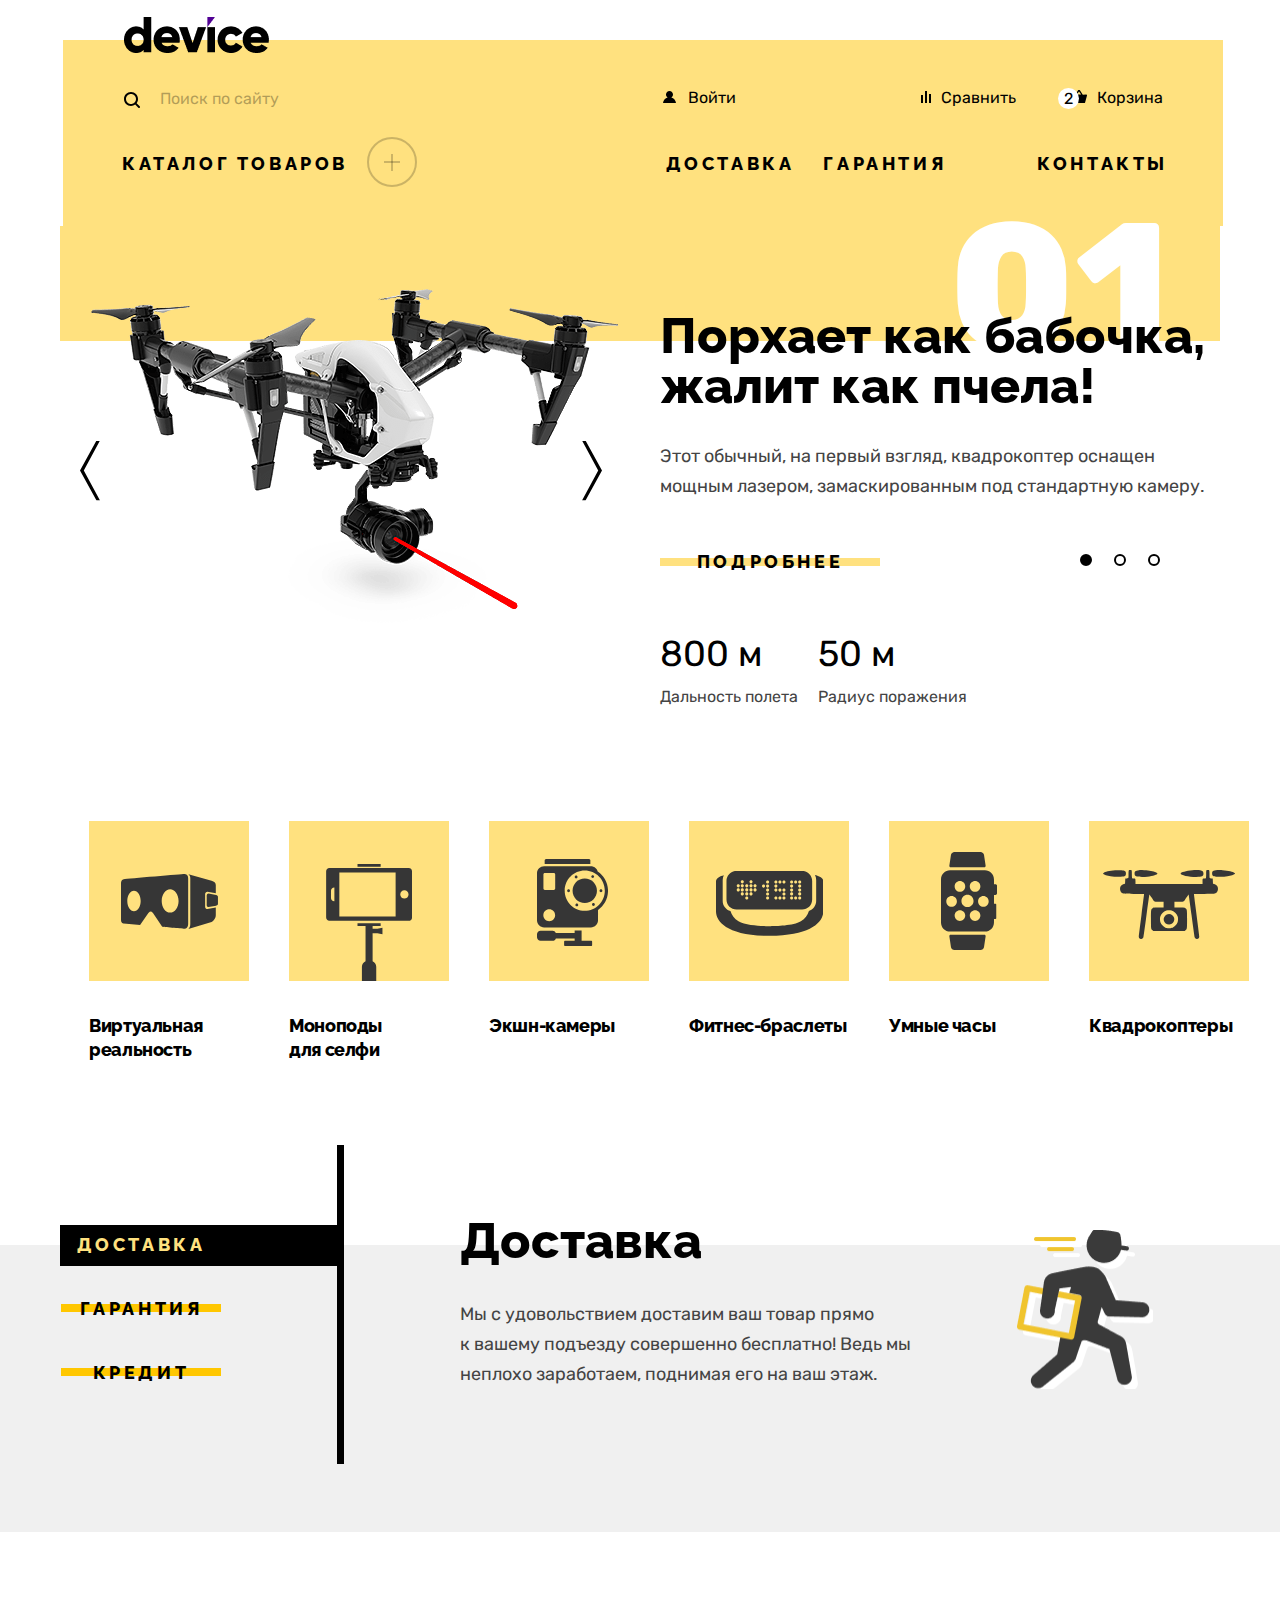
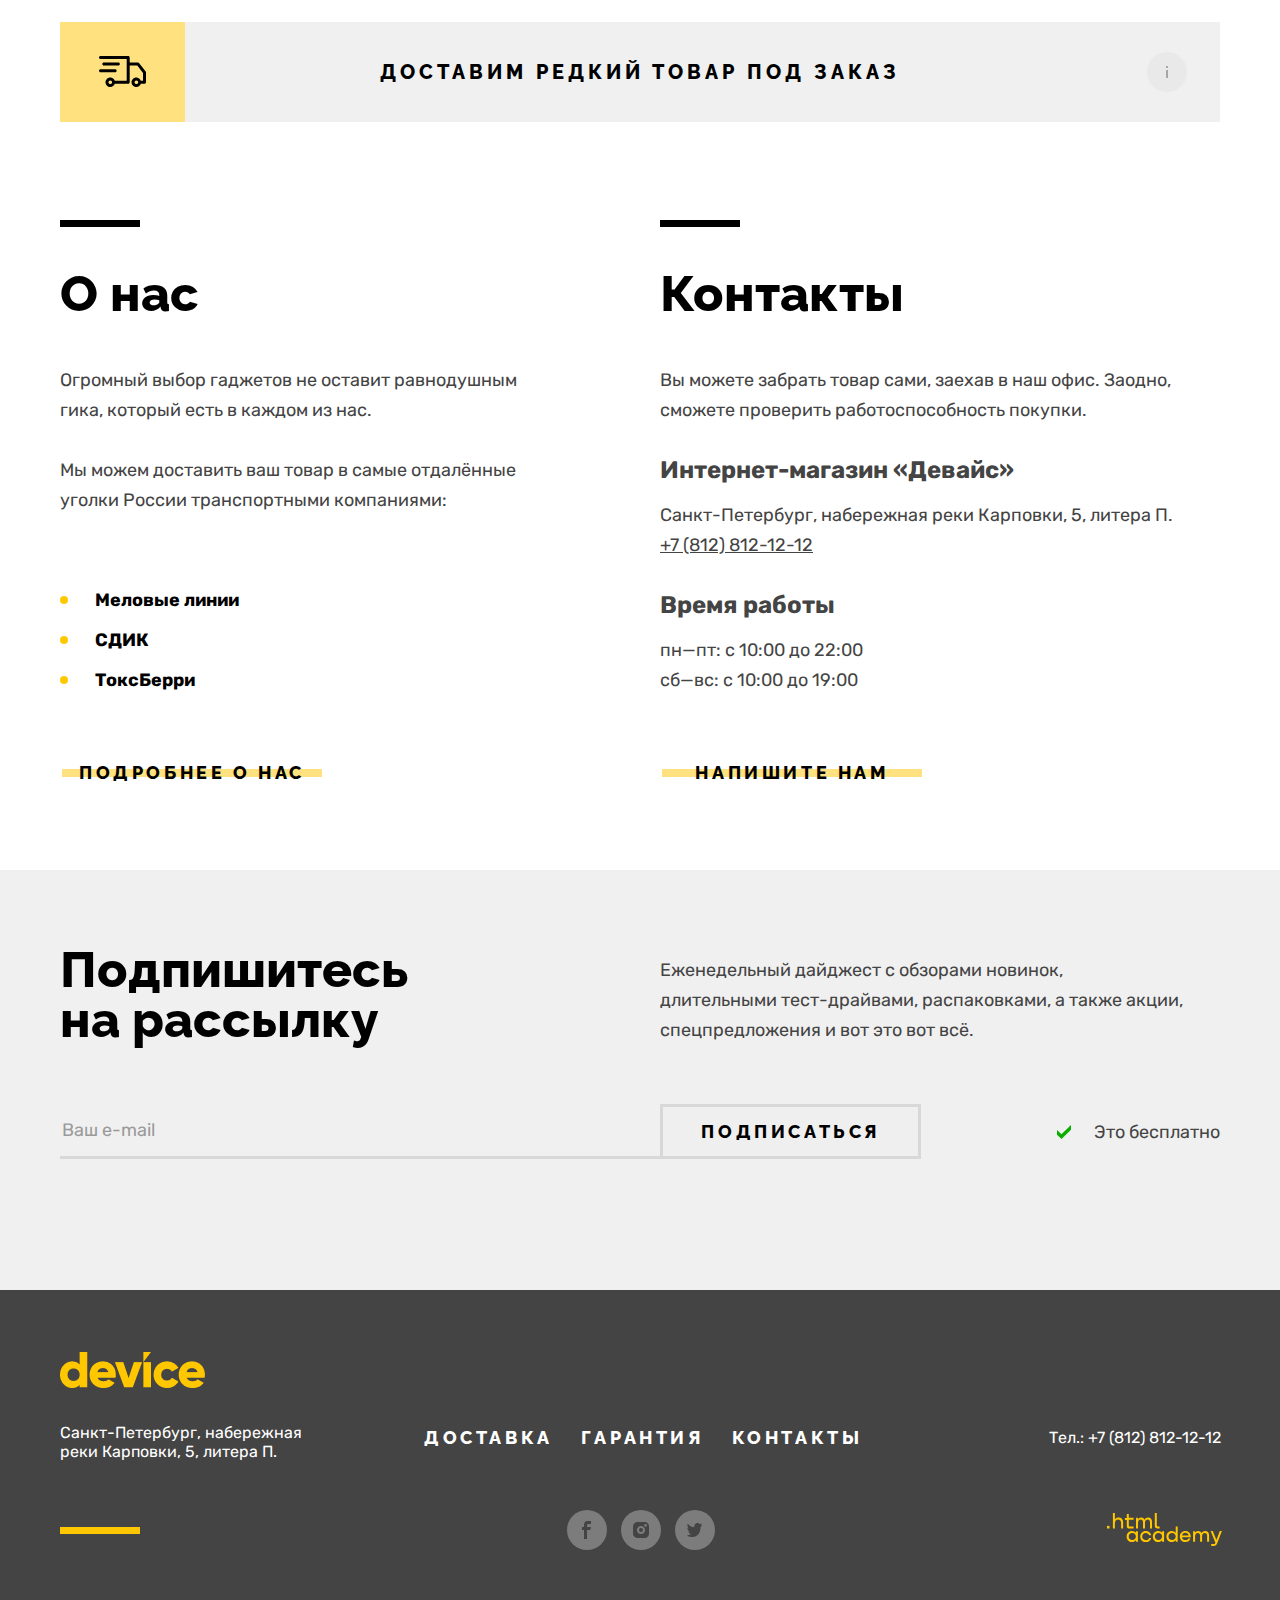
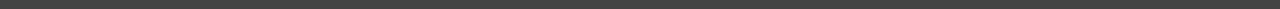
<file: index.html>
<!DOCTYPE html>
<html lang="ru">

<head>
  <meta charset="UTF-8">
  <meta http-equiv="X-UA-Compatible" content="IE=edge">
  <meta name="viewport" content="width=device-width, initial-scale=1.0">
  <title>Заголовок</title>
  <meta name="keywords" content="One, two, three, four, five">
  <link rel="stylesheet" href="css/main.css">
  <link rel="icon" type="image/png" sizes="32x32" href="images/favicon-32x32.png">
</head>

<body class="page">
  <header class="page-header">
    <div class="container bg-yellow page-header__container">
      <a class="page-header__logo logo">
        <img class="logo__img logo__img--header" src="images/logo.png" width="145" height="36" alt="Логотип магазина Device.">
      </a>
      <div class="top-header">
        <form class="top-header__search search" action="https://echo.htmlacademy.ru/" method="get">
          <input class="search-input" placeholder="Поиск по сайту" name="search" type="search" required>
          <button class="search-button" type="submit">Найти</button>
        </form>
        <div class="top-header__links">
          <div class="top-header__links-login">
            <a class="top-link top-link--login" href="#"> Войти</a>
            <a class="top-link top-link--logout"></a>
          </div>
          <div class="top-header__links-cart">
            <a class="top-link top-link--compare" href="#">Сравнить</a>
            <div class="top-header__cart-wrapper cart">
              <a class="top-link top-link--cart" href="#">Корзина<span class="visually-hidden"> Количество товаров в корзине.</span>
                <span class="cart-count">2</span>
              </a>
              <div class="pop-up cart__pop-up">
                <div class="pop-up__list">
                  <p class="pop-up__item">
                    <a class="pop-up__link" href="#">
                      <img class="pop-up__item-img" src="images/content/thubnails/selfi-small.jpg" width="41" height="43" alt="Любительская селфи-палка.">Любительская
                      <br> селфи-палка</a>
                    <button class="pop-up__delete" type="button">
                      <span class="visually-hidden">Удалить из карзины</span>
                    </button>
                  </p>
                  <p class="pop-up__item">
                    <a class="pop-up__link" href="#">
                      <img class="pop-up__item-img" src="images/content/thubnails/selfi-2-small.jpg" width="41" height="43" alt="Любительская селфи-палка.">Профессиональная
                      <br> селфи-палка</a>
                    <button class="pop-up__delete" type="button">
                      <span class="visually-hidden">Удалить из карзины</span>
                    </button>
                  </p>
                </div>
                <div class="pop-up__sum">
                  <p>Товаров:<span class="pop-up__sum-count"> 2</span>
                  </p>
                  <p>Сумма:<span class="pop-up__sum-price"> 2000 &#8381;</span>
                  </p>
                </div>
                <a class="pop-up__button-link" href="#">Открыть корзину</a>
              </div>
            </div>
          </div>
        </div>
      </div>
      <nav class="main-nav page-header__navigation">
        <ul class="main-nav__list">
          <li class="main-nav__item nav-dropdown">
            <a class="main-nav__link" href="#">Каталог товаров</a>
            <div class="nav-dropdown__list">
              <div class="nav-dropdown__col">
                <a class="nav-dropdown__link" href="#">Виртуальная реальность</a>
                <a class="nav-dropdown__link" href="monopods.html">Моноподы для селфи</a>
                <a class="nav-dropdown__link" href="#">Экшн-камеры</a>
              </div>
              <div class="nav-dropdown__col">
                <a class="nav-dropdown__link" href="#">Фитнес-браслеты</a>
                <a class="nav-dropdown__link" href="#">Умные часы</a>
              </div>
              <div class="nav-dropdown__col">
                <a class="nav-dropdown__link" href="#">Квадрокоптеры</a>
              </div>
            </div>
          </li>
          <li class="main-nav__item">
            <a class="main-nav__link" href="# ">Доставка</a>
          </li>
          <li class="main-nav__item">
            <a class="main-nav__link" href="# ">Гарантия</a>
          </li>
          <li class="main-nav__item">
            <a class="main-nav__link" href="# ">Контакты</a>
          </li>
        </ul>
      </nav>
    </div>
  </header>
  <main class="page-main">
    <h1 class="visually-hidden">Интернет-магазин Device</h1>
    <section class="slider page-slider">
      <div class="container">
        <h2 class="visually-hidden">Популярные товары</h2>
        <div class="slider__buttons">
          <button class="arrow arrow--left" type="button">
            <span class="visually-hidden">Предыдущий товар.</span>
          </button>
          <button class="arrow arrow--right" type="button">
            <span class="visually-hidden">Следующий товар.</span>
          </button>
        </div>
        <div class="slider__dots">
          <button class="dot dot--active" type="button">
            <span class="visually-hidden">Первый товар.</span>
          </button>
          <button class="dot" type="button">
            <span class="visually-hidden">Второй товар.</span>
          </button>
          <button class="dot" type="button">
            <span class="visually-hidden">Третий товар.</span>
          </button>
        </div>
        <div class="slider__item">
          <div class="slider__image-area">
            <img class="slider__img" src="images/slider/quadrocopter.png" width="560" height="560" alt="Боевой лазерный квадрокоптер.">
          </div>
          <div class="slider__content-area">
            <span class="slider__order">01</span>
            <p class="slider__lead-text">Порхает как бабочка, жалит как пчела!</p>
            <p> Этот обычный, на первый взгляд, квадрокоптер оснащен мощным лазером, замаскированным под стандартную камеру. </p>
            <a class="btn btn--slider" href="#">Подробнее</a>
            <dl class="slider__description">
              <div class="slider__description-row">
                <dt>Дальность полета</dt>
                <dd>800 м</dd>
              </div>
              <div class="slider__description-row">
                <dt>Радиус поражения</dt>
                <dd>50 м</dd>
              </div>
            </dl>
          </div>
        </div>
        <div class="slider__item d-none">
          <div class="slider__image-area">
            <img class="slider__img" src="images/slider/fitnestracker.png" width="560" height="560" alt="Фитнес-браслет.">
          </div>
          <div class="slider__content-area">
            <span class="slider__order">02</span>
            <p class="slider__lead-text">Худеем правильно</p>
            <p>Мотивирующие фитнес-браслеты помогут найти в себе силы не пропускать занятия и соблюдать диету.</p>
            <a class="btn btn--slider" href="#">Подробнее</a>
            <dl class="slider__description">
              <div class="slider__description-row">
                <dt>Без подзарядки</dt>
                <dd>48 часов</dd>
              </div>
            </dl>
          </div>
        </div>
        <div class="slider__item d-none">
          <div class="slider__image-area">
            <img class="slider__img" src="images/slider/monopod.png" width="560" height="560" alt="Восьмиметровая селфи-палка.">
          </div>
          <div class="slider__content-area">
            <span class="slider__order">03</span>
            <p class="slider__lead-text">Делай селфи, как Бен Стиллер!</p>
            <p> Самая длинная палка для селфи доступна в нашем магазине. Восемь (Восемь, Карл!) метров длиной и весом всего 5 кг. </p>
            <a class="btn btn--slider" href="#">Подробнее</a>
            <dl class="slider__description">
              <div class="slider__description-row">
                <dt>Длина палки</dt>
                <dd>8,5 м</dd>
              </div>
              <div class="slider__description-row">
                <dt>Вес палки</dt>
                <dd>5 кг</dd>
              </div>
              <div class="slider__description-row">
                <dt>Материал</dt>
                <dd>Карбон</dd>
              </div>
            </dl>
          </div>
        </div>
      </div>
    </section>
    <section class="categories">
      <div class="container">
        <h2 class="visually-hidden">Категории товаров</h2>
        <ul class="categories__list">
          <li class="categories__item">
            <a class="categories__link" href="#">
              <div class="icon-box icon-box--vr"></div>
              <h3 class="categories__name">Виртуальная реальность</h3>
            </a>
          </li>
          <li class="categories__item">
            <a class="categories__link" href="#">
              <div class="icon-box icon-box--monopod"></div>
              <h3 class="categories__name">Моноподы
                <br> для селфи</h3>
            </a>
          </li>
          <li class="categories__item">
            <a class="categories__link" href="#">
              <div class="icon-box icon-box--gopro"></div>
              <h3 class="categories__name">Экшн-камеры</h3>
            </a>
          </li>
          <li class="categories__item">
            <a class="categories__link" href="#">
              <div class="icon-box icon-box--fit-tracker"></div>
              <h3 class="categories__name">Фитнес-браслеты</h3>
            </a>
          </li>
          <li class="categories__item">
            <a class="categories__link" href="#">
              <div class="icon-box icon-box--smart-watch"></div>
              <h3 class="categories__name">Умные часы</h3>
            </a>
          </li>
          <li class="categories__item">
            <a class="categories__link" href="#">
              <div class="icon-box icon-box--quadrocopter"></div>
              <h3 class="categories__name">Квадрокоптеры</h3>
            </a>
          </li>
        </ul>
      </div>
    </section>
    <section class="advantages">
      <div class="container d-flex">
        <div class="advantages__controls">
          <ul class="advantages__controls-list">
            <li class="advantages__controls-item advantages__controls-item--selected">
              <button class="btn btn--advantages" type="button">Доставка</button>
            </li>
            <li class="advantages__controls-item">
              <button class="btn btn--advantages" type="button">Гарантия</button>
            </li>
            <li class="advantages__controls-item">
              <button class="btn btn--advantages" type="button">Кредит</button>
            </li>
          </ul>
        </div>
        <div class="advantages__content">
          <div class="advantages__item advantages__item--delivery">
            <h3 class="advantages__header">Доставка</h3>
            <p class="advantages__text"> Мы с удовольствием доставим ваш товар прямо
              <br> к вашему подъезду совершенно бесплатно! Ведь мы неплохо заработаем, поднимая его на ваш этаж. </p>
          </div>
          <div class="advantages__item advantages__item--garanty d-none">
            <h3 class="advantages__header">Гарантия</h3>
            <p class="advantages__text"> Если из-за возгорания купленного у нас товара у вас сгорит дом — не переживайте, мы выдадим вам новый. Товар, не дом, конечно же. </p>
          </div>
          <div class="advantages__item advantages__item--credit d-none">
            <h3 class="advantages__header">Кредит</h3>
            <p class="advantages__text"> Залезть в долговую яму стало проще! Кредитные консультанты подберут для вас наиболее выгодные условия кредита. Выгодные для банка, разумеется. </p>
          </div>
        </div>
      </div>
    </section>
    <div class="special-offer">
      <div class="container">
        <a class="special-offer__link" href="#">
          <p class="special-offer__text">Доставим редкий товар под заказ</p>
        </a>
      </div>
    </div>
    <section class="site-contacts">
      <div class="container site-contacts__grid">
        <div class="site-contacts__block site-contacts__block--about-us">
          <h2 class="site-contacts__header">O нас</h2>
          <p> Огромный выбор гаджетов не оставит равнодушным
            <br> гика, который есть в каждом из нас.</p>
          <p> Мы можем доставить ваш товар в самые отдалённые уголки России транспортными компаниями:</p>
          <ul class="site-contacts__list">
            <li class="site-contacts__item">Меловые линии</li>
            <li class="site-contacts__item">СДИК</li>
            <li class="site-contacts__item">ТоксБерри</li>
          </ul>
          <a class="btn btn--site-contacts" href="#">Подробнее о нас</a>
        </div>
        <div class="site-contacts__block site-contacts__block--adress">
          <h2 class="site-contacts__header">Контакты</h2>
          <p> Вы можете забрать товар сами, заехав в наш офис. Заодно, сможете проверить работоспособность покупки. </p>
          <h3>Интернет-магазин «Девайс»</h3>
          <address>
            <p> Санкт-Петербург, набережная реки Карповки, 5, литера П.</p>
            <a class="site-contacts__phone" href="tel:+78128121212">+7 (812) 812-12-12</a>
          </address>
          <h3>Время работы</h3>
          <ul class="site-contacts__work-time">
            <li>пн—пт: с 10:00 до 22:00</li>
            <li>сб—вс: с 10:00 до 19:00</li>
          </ul>
          <a class="btn btn--site-contacts" href="#">Напишите нам</a>
        </div>
      </div>
    </section>
    <section class="subscribe">
      <div class="container">
        <div class="row">
          <div class="col">
            <h2 class="subscribe__header">Подпишитесь
              <br> на рассылку</h2>
          </div>
          <div class="col">
            <p class="subscribe__text"> Еженедельный дайджест с обзорами новинок,
              <br> длительными тест-драйвами, распаковками, а также акции, спецпредложения и вот это вот всё. </p>
          </div>
        </div>
        <div class="subscribe__form-wrapper">
          <form class="subscribe__form" action="https://echo.htmlacademy.ru/" method="post">
            <input class="subscribe__form-input" placeholder="Ваш e-mail" type="email" name="subscribe_email" required>
            <button class="subscribe__button" type="submit">Подписаться</button>
          </form>
          <span class="subscribe__span">Это бесплатно</span>
        </div>
      </div>
    </section>
  </main>
  <footer class="page-footer">
    <div class="container">
      <a class="page-footer__logo logo">
        <img class="logo__img logo__img--footer" alt="Логотип магазина Device." src="images/logo-footer.png" width="145" height="36">
      </a>
      <div class="page-footer__top-wrapper">
        <address class="page-footer__address">Санкт-Петербург, набережная
          <br> реки Карповки, 5, литера П.</address>
        <ul class="page-footer__nav">
          <li class="page-footer__nav-item">
            <a class="page-footer__nav-link" href="#">Доставка</a>
          </li>
          <li class="page-footer__nav-item">
            <a class="page-footer__nav-link" href="#">Гарантия</a>
          </li>
          <li class="page-footer__nav-item">
            <a class="page-footer__nav-link" href="#">Контакты</a>
          </li>
        </ul>
        <address class="page-footer__phone">
          <a href="tel:+78128121212">Тел.: +7 (812) 812-12-12</a>
        </address>
      </div>
      <div class="page-footer__bottom-wrapper">
        <ul class="page-footer__socials socials">
          <li class="socials__item">
            <a class="socials__link socials__link--fb" href="https://www.facebook.com/htmlacademy" target="_blank">
              <span class="visually-hidden">Фейсбук</span>
              <svg width="9" height="18" viewbox="0 0 9 18" fill="none" xmlns="http://www.w3.org/2000/svg">
                <path d="M6.5 3H9V0H5.6C2.8 0 2 1.7 2 4.2V6H0V9H2V18H5V9H8.3L8.9 6H5V4.5C5 3.7 5.3 3 6.5 3Z"></path>
              </svg>
            </a>
          </li>
          <li class="socials__item">
            <a class="socials__link socials__link--inst" href="https://www.instagram.com/htmlacademy" target="_blank">
              <span class="visually-hidden">Инстаграм</span>
              <svg width="16" height="16" viewbox="0 0 16 16" fill="none" xmlns="http://www.w3.org/2000/svg">
                <path d="M8 10C9.10457 10 10 9.10457 10 8C10 6.89543 9.10457 6 8 6C6.89543 6 6 6.89543 6 8C6 9.10457 6.89543 10 8 10Z"></path>
                <path d="M14.7 1.3C13.8 0.4 12.7 0 11.3 0H4.7C1.9 0 0 1.9 0 4.7V11.3C0 12.7 0.4 13.9 1.4 14.7C2.3 15.6 3.4 16 4.7 16H11.3C12.7 16 13.9 15.6 14.7 14.7C15.5 13.8 16 12.7 16 11.3V4.7C16 3.3 15.6 2.1 14.7 1.3ZM8 12.1C5.8 12.1 3.9 10.3 3.9 8C3.9 5.7 5.8 3.9 8 3.9C10.2 3.9 12.1 5.7 12.1 8C12.1 10.3 10.2 12.1 8 12.1ZM12.6 4.7C11.9 4.7 11.3 4.2 11.3 3.4C11.3 2.6 11.8 2.1 12.6 2.1C13.3 2.1 13.9 2.7 13.9 3.4C13.9 4.1 13.3 4.7 12.6 4.7Z"></path>
              </svg>
            </a>
          </li>
          <li class="socials__item">
            <a class="socials__link socials__link--tw" href="https://twitter.com/htmlacademy_ru" target="_blank">
              <span class="visually-hidden">Твиттер</span>
              <svg width="15" height="14" viewbox="0 0 15 14" fill="none" xmlns="http://www.w3.org/2000/svg">
                <g clip-path="url(#clip0)">
                  <path d="M9.7 0.0999675C11.2 -0.400033 12.3 0.399967 12.9 1.19997C13.4 0.999967 14 0.799967 14.6 0.599967C14.6 1.39997 14.1 1.99997 13.8 2.19997C14.5 2.39997 15 1.79997 15 1.79997C14.9 2.69997 14.1 3.49997 13.6 3.69997C13.4 9.99997 10.8 14.1 4.7 14C4.2 14 4.8 14 4.3 14C4 14 0.6 13.6 0 12.2C2 12.4 3.4 11.8 4.1 11.1C3.3 10.8 1.7 10.7 1.5 8.29997C1.8 8.49997 2 8.59997 2.6 8.49997C1.5 7.69997 0.3 6.99997 0.4 4.99997C0.7 5.29997 1.3 5.49997 1.6 5.39997C1 5.19997 -0.2 2.29997 0.8 0.799967C2.4 2.49997 4.1 4.19997 7.1 4.29997C7.3 2.19997 8.1 0.799967 9.7 0.0999675Z"></path>
                </g>
                <defs>
                  <clippath id="clip0">
                    <rect width="15" height="14"></rect>
                  </clippath>
                </defs>
              </svg>
            </a>
          </li>
        </ul>
        <div class="page-footer__copyright copyright">
          <a class="copyright__link" href="https://htmlacademy.ru/" target="_blank">
            <svg width="115" height="34" viewbox="0 0 115 34" fill="none" xmlns="http://www.w3.org/2000/svg" role="img" aria-label="Логотип и ссылка компании «Html Academy.»">
              <path d="M0 12.9V15.5H2.5V12.9H0Z"></path>
              <path d="M11.5999 4.5C9.9999 4.5 8.7999 5.2 7.9999 6.2H7.8999V0H5.8999V15.5H7.8999V10.2C7.8999 8.1 9.1999 6.6 11.1999 6.6C12.9999 6.6 14.0999 8 14.0999 9.8V15.5H16.0999V9.4C16.1999 6.4 14.2999 4.5 11.5999 4.5Z"></path>
              <path d="M26.5999 4.79998H21.7999V1.09998H19.7999V4.89998H17.8999V6.89998H19.7999V12.9C19.7999 14.6 20.7999 15.6 22.4999 15.6H26.5999V13.6H22.8999C22.1999 13.6 21.7999 13.2 21.7999 12.5V6.79998H26.5999V4.79998Z"></path>
              <path d="M41.1 4.59998C39.5 4.59998 38.2 5.39998 37.6 6.69998H37.5C36.9 5.49998 35.7 4.59998 34.1 4.59998C32.7 4.59998 31.6 5.39998 31 6.39998H30.9V4.79998H29V15.4H31V9.99998C31 7.99998 32 6.49998 33.6 6.49998C35.1 6.49998 36 7.49998 36 9.09998V15.4H38V9.79998C38 7.39998 39.4 6.49998 40.6 6.49998C42.1 6.49998 43 7.49998 43 9.09998V15.4H45V8.89998C45.1 6.39998 43.6 4.59998 41.1 4.59998Z"></path>
              <path d="M47.8 12.7C47.8 14.4 48.8 15.4 50.6 15.4H52.6V13.4H50.9001C50.2001 13.4 49.8 13 49.8 12.3V0H47.8V12.7Z"></path>
              <path d="M28.9001 19.7C28.0001 18.6 26.7001 17.9 25.0001 17.9C21.9001 17.9 19.6001 20.2 19.6001 23.5C19.6001 26.8 21.9001 29.1 25.0001 29.1C26.8001 29.1 28.0001 28.3 28.8001 27.2H28.9001V28.8H30.9001V18.2H28.9001V19.7ZM25.3001 27.1C23.1001 27.1 21.7001 25.5 21.7001 23.5C21.7001 21.5 23.1001 19.9 25.3001 19.9C27.5001 19.9 28.9001 21.5 28.9001 23.5C28.9001 25.4 27.5001 27.1 25.3001 27.1Z"></path>
              <path d="M44.2 22C43.7 19.6 41.5999 17.9 38.7999 17.9C35.3999 17.9 33.2 20.4 33.2 23.5C33.2 26.6 35.3999 29.1 38.7999 29.1C41.5999 29.1 43.7 27.3 44.2 24.9H42.0999C41.6999 26.2 40.3999 27.2 38.7999 27.2C36.5999 27.2 35.2 25.6 35.2 23.6C35.2 21.6 36.5999 20 38.7999 20C40.3999 20 41.5999 21 42.0999 22.2H44.2V22Z"></path>
              <path d="M55.1 19.7C54.2 18.6 52.9001 17.9 51.2001 17.9C48.1001 17.9 45.8 20.2 45.8 23.5C45.8 26.8 48.1001 29.1 51.2001 29.1C53.0001 29.1 54.2 28.3 55 27.2H55.1V28.8H57.1V18.2H55.1V19.7ZM51.5 27.1C49.3 27.1 47.9001 25.5 47.9001 23.5C47.9001 21.5 49.3 19.9 51.5 19.9C53.7 19.9 55.1 21.5 55.1 23.5C55.1 25.4 53.6 27.1 51.5 27.1Z"></path>
              <path d="M68.6999 19.8C67.7999 18.7 66.4999 17.9 64.7999 17.9C61.6999 17.9 59.3999 20.2 59.3999 23.5C59.3999 26.8 61.5999 29.1 64.7999 29.1C66.4999 29.1 67.7999 28.3 68.5999 27.3H68.6999V28.8H70.6999V13.4H68.6999V19.8ZM65.0999 27.1C62.8999 27.1 61.4999 25.5 61.4999 23.5C61.4999 21.5 62.8999 19.9 65.0999 19.9C67.2999 19.9 68.6999 21.5 68.6999 23.5C68.5999 25.5 67.1999 27.1 65.0999 27.1Z"></path>
              <path d="M78.3 17.9C75 17.9 72.8 20.4 72.8 23.5C72.8 26.5 74.9 29.1 78.3 29.1C80.8 29.1 82.8 27.8 83.5 25.5H81.4C80.9 26.5 79.8 27.1 78.4 27.1C76.5 27.1 75.1 25.8 75 24.2H83.8C84 20.6 81.8 17.9 78.3 17.9ZM78.3 19.8C80 19.8 81.3 20.8 81.6 22.4H75.1C75.4 20.9 76.6 19.8 78.3 19.8Z"></path>
              <path d="M98.2001 17.9C96.6001 17.9 95.3001 18.7 94.6001 19.9H94.5001C93.9001 18.7 92.7001 17.9 91.1001 17.9C89.7001 17.9 88.6001 18.6 88.0001 19.7V18.2H86.1001V28.8H88.1001V23.4C88.1001 21.4 89.1001 20 90.7001 19.9C92.2001 19.9 93.1001 20.9 93.1001 22.5V28.8H95.1001V23.2C95.1001 20.8 96.5001 19.9 97.7001 19.9C99.2001 19.9 100.1 20.9 100.1 22.5V28.8H102.1V22.3C102.2 19.7 100.7 17.9 98.2001 17.9Z"></path>
              <path d="M109.4 27L105.8 18.1H103.6L108.4 29.7C108.1 30.6 107.7 30.9 106.7 30.9H104.2V32.9H106.7C108.5 32.9 109.5 32.1 110.2 30.3L114.9 18.1H112.8L109.4 27Z"></path>
            </svg>
          </a>
        </div>
      </div>
    </div>
  </footer>
  <div class="modal-container d-none">
    <div class="modal">
      <h2 class="modal__header">Доставка под заказ</h2>
      <button class="modal__close" type="button">
        <span class="visually-hidden">Закрыть</span>
      </button>
      <form class="form-order" action="https://echo.htmlacademy.ru/" method="post">
        <div class="form-order__row">
          <div class="field-group">
            <label class="label-order" for="customer-name">Ваше имя:</label>
            <input class="input-order" type="text" name="customer-name" id="customer-name" placeholder="Имя Фамилия" required>
            <span class="text-input-order text-input-order--invalid">Пожалуйста, представьтесь</span>
          </div>
          <div class="field-group">
            <label class="label-order" for="customer-email">Ваш e-mail:</label>
            <input class="input-order" type="email" name="customer-email" id="customer-email" placeholder="Ваш e-mail" value="krasotka92@mail.ru" required>
            <span class="text-input-order">Забавный у вас адрес</span>
          </div>
        </div>
        <div class="counter-area">
          <div class="field-group">
            <label class="label-order" for="customer-name">Что нужно привезти:</label>
            <input class="input-order" type="text" name="goods-description" id="goods-description" placeholder="В свободной форме">
            <span class="text-input-order"></span>
          </div>
          <div class="field-group">
            <span class="label-order__wrapper has-info">
              <label class="label-order" for="goods-count">Количество:</label>
              <button class="info" type="button" tabindex="-1">
                <span class="visually-hidden">Посмотреть дополнительную информацию</span>
              </button>
              <span class="info-text"> Постараемся найти, сколько нужно. Привезём сколько получится по требованиям к провозу багажа.</span>
            </span>
            <div class="counter-group">
              <button class="counter-order counter-order--minus" type="button" id="counter-minus">
                <span class="visually-hidden">Уменьшить количество на 1</span>
              </button>
              <input class="input-number-order" type="number" name="goods-count" id="goods-count" value="1" min="1" required>
              <button class="counter-order counter-order--plus" type="button" id="counter-plus">
                <span class="visually-hidden">Увеличить количество на 1</span>
              </button>
            </div>
          </div>
        </div>
        <button class="btn btn--order" type="submit">Отправить</button>
      </form>
    </div>
  </div>
</body>

</html>
</file>
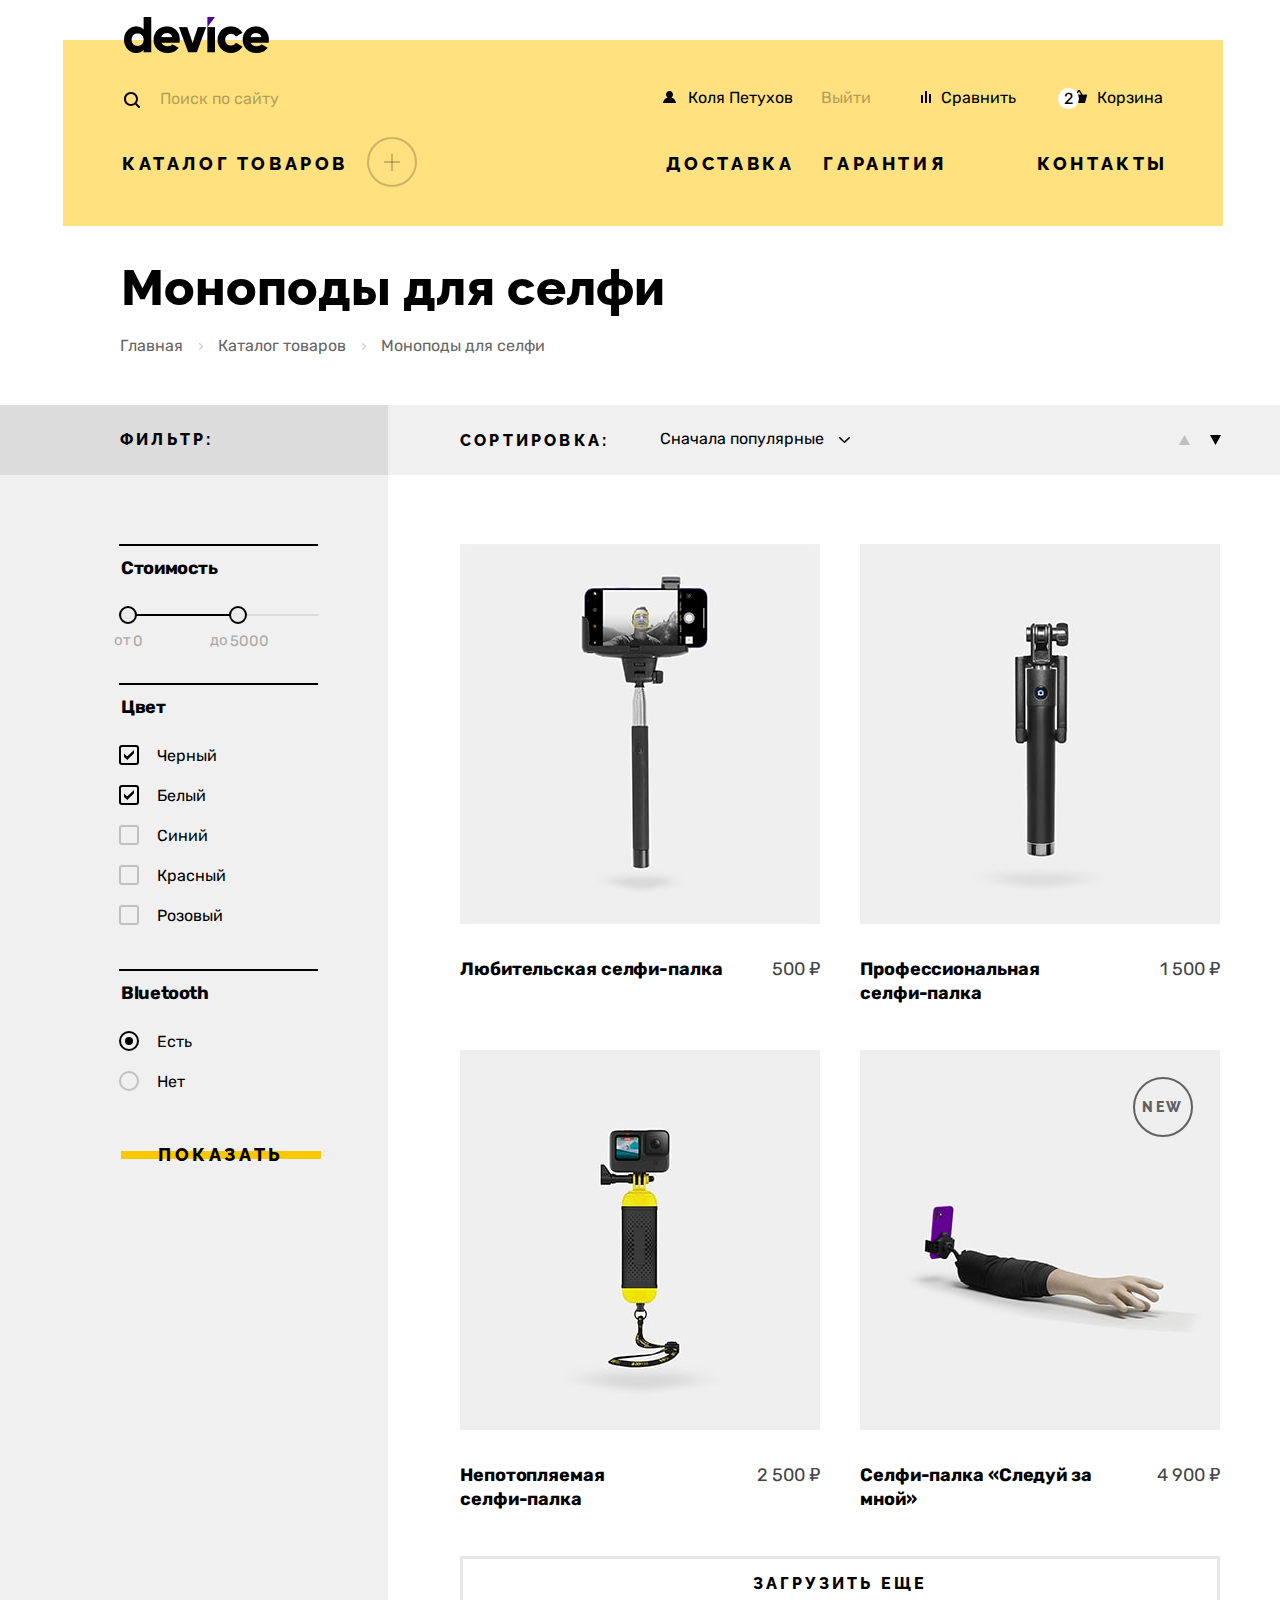
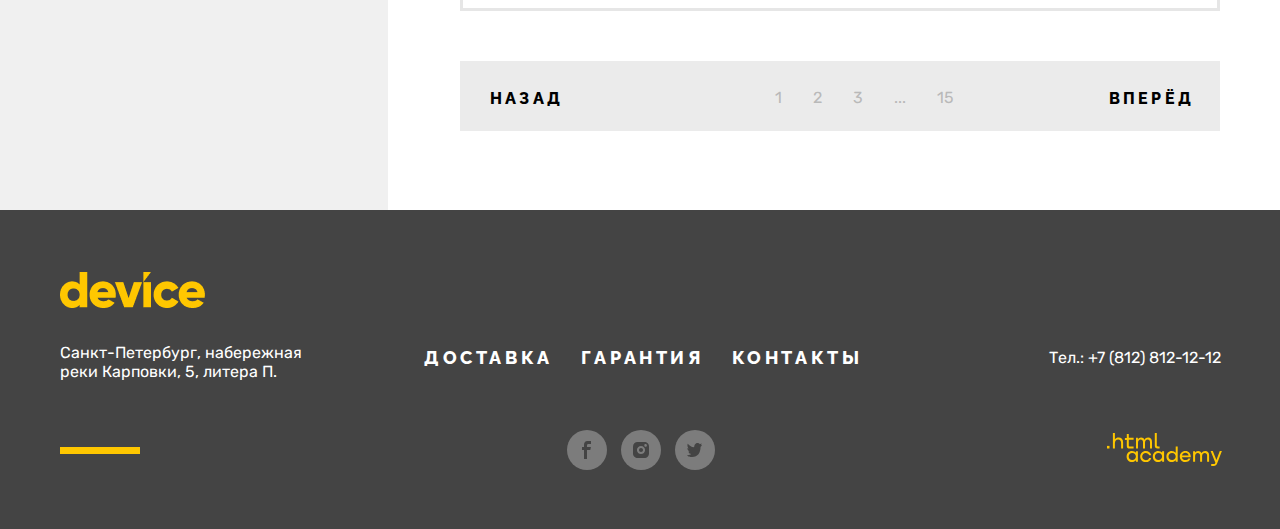
<file: monopods.html>
<!DOCTYPE html>
<html lang="ru">

<head>
  <meta charset="UTF-8">
  <meta http-equiv="X-UA-Compatible" content="IE=edge">
  <meta name="viewport" content="width=device-width, initial-scale=1.0">
  <title>Заголовок</title>
  <meta name="keywords" content="One, two, three, four, five">
  <link rel="stylesheet" href="css/main.css">
  <link rel="icon" type="image/png" sizes="32x32" href="images/favicon-32x32.png">
</head>

<body class="page">
  <header class="page-header">
    <div class="container bg-yellow page-header__container">
      <a class="page-header__logo logo" href="/">
        <img class="logo__img logo__img--header" src="images/logo.png" width="145" height="36" alt="Логотип магазина Device.">
      </a>
      <div class="top-header">
        <form class="top-header__search search" action="https://echo.htmlacademy.ru/" method="get">
          <input class="search-input" placeholder="Поиск по сайту" name="search" type="search" required>
          <button class="search-button" type="submit">Найти</button>
        </form>
        <div class="top-header__links">
          <div class="top-header__links-login">
            <a class="top-link top-link--login" href="#"> Коля Петухов</a>
            <a class="top-link top-link--logout" href="#">Выйти</a>
          </div>
          <div class="top-header__links-cart">
            <a class="top-link top-link--compare" href="#">Сравнить</a>
            <div class="top-header__cart-wrapper cart">
              <a class="top-link top-link--cart" href="#">Корзина<span class="visually-hidden"> Количество товаров в корзине.</span>
                <span class="cart-count">2</span>
              </a>
              <div class="pop-up cart__pop-up">
                <div class="pop-up__list">
                  <p class="pop-up__item">
                    <a class="pop-up__link" href="#">
                      <img class="pop-up__item-img" src="images/content/thubnails/selfi-small.jpg" width="41" height="43" alt="Любительская селфи-палка.">Любительская
                      <br> селфи-палка</a>
                    <button class="pop-up__delete" type="button">
                      <span class="visually-hidden">Удалить из карзины</span>
                    </button>
                  </p>
                  <p class="pop-up__item">
                    <a class="pop-up__link" href="#">
                      <img class="pop-up__item-img" src="images/content/thubnails/selfi-2-small.jpg" width="41" height="43" alt="Любительская селфи-палка.">Профессиональная
                      <br> селфи-палка</a>
                    <button class="pop-up__delete" type="button">
                      <span class="visually-hidden">Удалить из карзины</span>
                    </button>
                  </p>
                </div>
                <div class="pop-up__sum">
                  <p>Товаров:<span class="pop-up__sum-count"> 2</span>
                  </p>
                  <p>Сумма:<span class="pop-up__sum-price"> 2000 &#8381;</span>
                  </p>
                </div>
                <a class="pop-up__button-link" href="#">Открыть корзину</a>
              </div>
            </div>
          </div>
        </div>
      </div>
      <nav class="main-nav page-header__navigation">
        <ul class="main-nav__list">
          <li class="main-nav__item nav-dropdown">
            <a class="main-nav__link" href="#">Каталог товаров</a>
            <div class="nav-dropdown__list">
              <div class="nav-dropdown__col">
                <a class="nav-dropdown__link" href="#">Виртуальная реальность</a>
                <a class="nav-dropdown__link nav-dropdown__link--active">Моноподы для селфи</a>
                <a class="nav-dropdown__link" href="#">Экшн-камеры</a>
              </div>
              <div class="nav-dropdown__col">
                <a class="nav-dropdown__link" href="#">Фитнес-браслеты</a>
                <a class="nav-dropdown__link" href="#">Умные часы</a>
              </div>
              <div class="nav-dropdown__col">
                <a class="nav-dropdown__link" href="#">Квадрокоптеры</a>
              </div>
            </div>
          </li>
          <li class="main-nav__item">
            <a class="main-nav__link" href="# ">Доставка</a>
          </li>
          <li class="main-nav__item">
            <a class="main-nav__link" href="# ">Гарантия</a>
          </li>
          <li class="main-nav__item">
            <a class="main-nav__link" href="# ">Контакты</a>
          </li>
        </ul>
      </nav>
    </div>
  </header>
  <main class="page-main overflow-hidden">
    <header class="content-header">
      <div class="container">
        <div class="content-header__inner">
          <h1>Моноподы для селфи</h1>
          <ul class="breadcrumbs content-header__breadcrumbs">
            <li class="breadcrumbs__item">
              <a class="breadcrumbs__link" href="/">Главная</a>
            </li>
            <li class="breadcrumbs__item">
              <a class="breadcrumbs__link" href="#">Каталог товаров</a>
            </li>
            <li class="breadcrumbs__item">
              <a class="breadcrumbs__link">Моноподы для селфи</a>
            </li>
          </ul>
        </div>
      </div>
    </header>
    <div class="container">
      <div class="content-grid">
        <div class="col-sidebar">
          <div class="content-sort">
            <h2 class="visually-hidden">Фильтр товаров</h2>
            <p class="content-sort__header">Фильтр:</p>
            <form class="content-sort__form" method="post" action="https://echo.htmlacademy.ru/">
              <fieldset class="content-sort__form-field">
                <legend class="content-sort__legend">Стоимость</legend>
                <div class="range">
                  <div class="range__scale">
                    <div class="range__bar" style="left:0px; width: 106px;">
                      <button class="range__toggle toggle-min" type="button">
                        <span class="visually-hidden">Изменить минимальную цену.</span>
                      </button>
                      <button class="range__toggle toggle-max" type="button">
                        <span class="visually-hidden">Изменить максимальную цену.</span>
                      </button>
                    </div>
                  </div>
                </div>
                <div class="range__inputs-wrapper">
                  <label class="range__label">
                    <span class="range__span">от</span>
                    <input class="range__input" type="number" name="min-price" value="0">
                  </label>
                  <label class="range__label">
                    <span class="range__span">до</span>
                    <input class="range__input" type="number" name="max-price" value="5000" style="width:58px;">
                  </label>
                </div>
              </fieldset>
              <fieldset class="content-sort__form-field">
                <legend class="content-sort__legend">Цвет</legend>
                <ul class="content-sort__list">
                  <li class="content-sort__item">
                    <label class="checkbox">
                      <input class="checkbox__input visually-hidden" type="checkbox" name="black" checked>
                      <span class="checkbox__mark">
                        <svg width="10" height="10" fill="#000000" xmlns="http://www.w3.org/2000/svg">
                          <path d="M10 0 3.1 6.6 0 3.6v3.3L3.2 10 10 3.3V0Z" />
                        </svg>
                      </span>
                      <span class="checkbox__label">Черный</span>
                    </label>
                  </li>
                  <li class="content-sort__item">
                    <label class="checkbox">
                      <input class="checkbox__input visually-hidden" type="checkbox" name="white" checked>
                      <span class="checkbox__mark">
                        <svg width="10" height="10" fill="#000000" xmlns="http://www.w3.org/2000/svg">
                          <path d="M10 0 3.1 6.6 0 3.6v3.3L3.2 10 10 3.3V0Z" />
                        </svg>
                      </span>
                      <span class="checkbox__label">Белый</span>
                    </label>
                  </li>
                  <li class="content-sort__item">
                    <label class="checkbox">
                      <input class="checkbox__input visually-hidden" type="checkbox" name="blue">
                      <span class="checkbox__mark">
                        <svg width="10" height="10" fill="#000000" xmlns="http://www.w3.org/2000/svg">
                          <path d="M10 0 3.1 6.6 0 3.6v3.3L3.2 10 10 3.3V0Z" />
                        </svg>
                      </span>
                      <span class="checkbox__label">Синий</span>
                    </label>
                  </li>
                  <li class="content-sort__item">
                    <label class="checkbox">
                      <input class="checkbox__input visually-hidden" type="checkbox" name="red">
                      <span class="checkbox__mark">
                        <svg width="10" height="10" fill="#000000" xmlns="http://www.w3.org/2000/svg">
                          <path d="M10 0 3.1 6.6 0 3.6v3.3L3.2 10 10 3.3V0Z" />
                        </svg>
                      </span>
                      <span class="checkbox__label">Красный</span>
                    </label>
                  </li>
                  <li class="content-sort__item">
                    <label class="checkbox">
                      <input class="checkbox__input visually-hidden" type="checkbox" name="pink">
                      <span class="checkbox__mark">
                        <svg width="10" height="10" fill="#000000" xmlns="http://www.w3.org/2000/svg">
                          <path d="M10 0 3.1 6.6 0 3.6v3.3L3.2 10 10 3.3V0Z" />
                        </svg>
                      </span>
                      <span class="checkbox__label">Розовый</span>
                    </label>
                  </li>
                </ul>
              </fieldset>
              <fieldset class="content-sort__form-field">
                <legend class="content-sort__legend">Bluetooth</legend>
                <ul class="content-sort__list">
                  <li class="content-sort__item">
                    <label class="radio">
                      <input class="radio__input visually-hidden" type="radio" name="bluetooth" value="is-bluetooth" checked>
                      <span class="radio__mark"></span>
                      <span class="checkbox__label">Есть</span>
                    </label>
                  </li>
                  <li class="content-sort__item">
                    <label class="radio">
                      <input class="radio__input visually-hidden" type="radio" name="bluetooth" value="no-bluetooth">
                      <span class="radio__mark"></span>
                      <span class="checkbox__label">Нет</span>
                    </label>
                  </li>
                </ul>
              </fieldset>
              <button class="btn btn--sort" type="submit">Показать</button>
            </form>
          </div>
        </div>
        <div class="col-shop">
          <div class="content-shop">
            <header class="content-shop__header">
              <p>Сортировка:</p>
              <form class="sort-control">
                <label class="visually-hidden" for="sorting">Сортировка</label>
                <select class="sort-control__select" name="sort" id="sorting">
                  <option value="popular">Сначала популярные</option>
                  <option value="cheap">Сначала дешевые</option>
                  <option value="expensive">Сначала дорогие</option>
                </select>
                <button class="visually-hidden" type="submit">Отсортировать продукты</button>
              </form>
              <div class="sort-control__arr">
                <a class="sort-control__arr-item sort-control__arr-item--less" tabindex="0">
                  <span class="visually-hidden">Сортируем от меньшего к большему</span>
                </a>
                <a class="sort-control__arr-item sort-control__arr-item--more sort-control__arr-item--selected" tabindex="0">
                  <span class="visually-hidden">Сортируем от большего к меньшему</span>
                </a>
              </div>
            </header>
            <section class="catalog">
              <h2 class="visually-hidden">Каталог товаров</h2>
              <article class="catalog__item">
                <div class="catalog__item-image-wrapper">
                  <img class="catalog__item-img" src="images/content/monopods/product-1.jpg" alt="Любительская селфи-палка." width="360" height="380">
                  <div class="catalog__item-overlay">
                    <a class="btn btn--catalog" href="#">Подробнее</a>
                  </div>
                </div>
                <div class="catalog__item-desc">
                  <a class="catalog__item-link" href="#">Любительская селфи-палка</a>
                  <span class="catalog__item-price">500 &#8381;</span>
                </div>
              </article>
              <article class="catalog__item">
                <div class="catalog__item-image-wrapper">
                  <img class="catalog__item-img" src="images/content/monopods/product-2.jpg" alt="Профессиональная селфи-палка." width="360" height="380">
                  <div class="catalog__item-overlay">
                    <a class="btn btn--catalog" href="#">Подробнее</a>
                  </div>
                </div>
                <div class="catalog__item-desc">
                  <a class="catalog__item-link" href="#">Профессиональная
                    <br> селфи-палка</a>
                  <span class="catalog__item-price">1 500 &#8381;</span>
                </div>
              </article>
              <article class="catalog__item">
                <div class="catalog__item-image-wrapper">
                  <img class="catalog__item-img" src="images/content/monopods/product-3.jpg" alt="Непотопляемая селфи-палка." width="360" height="380">
                  <div class="catalog__item-overlay">
                    <a class="btn btn--catalog" href="#">Подробнее</a>
                  </div>
                </div>
                <div class="catalog__item-desc">
                  <a class="catalog__item-link" href="#">Непотопляемая
                    <br> селфи-палка</a>
                  <span class="catalog__item-price">2 500 &#8381;</span>
                </div>
              </article>
              <article class="catalog__item catalog__item--new">
                <div class="catalog__item-image-wrapper">
                  <img class="catalog__item-img" src="images/content/monopods/product-4.jpg" alt="Селфи-палка следуй за мной." width="360" height="380">
                  <div class="catalog__item-overlay">
                    <a class="btn btn--catalog" href="#">Подробнее</a>
                  </div>
                </div>
                <div class="catalog__item-desc">
                  <a class="catalog__item-link" href="#">Селфи-палка &laquo;Следуй за
                    <br> мной&raquo;</a>
                  <span class="catalog__item-price">4 900 &#8381;</span>
                </div>
              </article>
            </section>
            <button class="load-more" type="button">Загрузить еще</button>
            <footer class="content-shop__footer">
              <section class="pagination">
                <h2 class="visually-hidden">Постраничная навигация сайта</h2>
                <a class="pagination__bnt" href="#"> Назад</a>
                <ul class="pagination__list">
                  <li class="pagination__item">
                    <a class="pagination__link" href="#">1</a>
                  </li>
                  <li class="pagination__item">
                    <a class="pagination__link" href="#">2</a>
                  </li>
                  <li class="pagination__item">
                    <a class="pagination__link" href="#">3</a>
                  </li>
                  <li class="pagination__item">
                    <a class="pagination__link">...</a>
                  </li>
                  <li class="pagination__item">
                    <a class="pagination__link" href="#">15</a>
                  </li>
                </ul>
                <a class="pagination__bnt" href="#"> Вперёд</a>
              </section>
            </footer>
          </div>
        </div>
      </div>
    </div>
  </main>
  <footer class="page-footer">
    <div class="container">
      <a class="page-footer__logo logo" href="/">
        <img class="logo__img logo__img--footer" alt="Логотип магазина Device." src="images/logo-footer.png" width="145" height="36">
      </a>
      <div class="page-footer__top-wrapper">
        <address class="page-footer__address">Санкт-Петербург, набережная
          <br> реки Карповки, 5, литера П.</address>
        <ul class="page-footer__nav">
          <li class="page-footer__nav-item">
            <a class="page-footer__nav-link" href="#">Доставка</a>
          </li>
          <li class="page-footer__nav-item">
            <a class="page-footer__nav-link" href="#">Гарантия</a>
          </li>
          <li class="page-footer__nav-item">
            <a class="page-footer__nav-link" href="#">Контакты</a>
          </li>
        </ul>
        <address class="page-footer__phone">
          <a href="tel:+78128121212">Тел.: +7 (812) 812-12-12</a>
        </address>
      </div>
      <div class="page-footer__bottom-wrapper">
        <ul class="page-footer__socials socials">
          <li class="socials__item">
            <a class="socials__link socials__link--fb" href="https://www.facebook.com/htmlacademy" target="_blank">
              <span class="visually-hidden">Фейсбук</span>
              <svg width="9" height="18" viewbox="0 0 9 18" fill="none" xmlns="http://www.w3.org/2000/svg">
                <path d="M6.5 3H9V0H5.6C2.8 0 2 1.7 2 4.2V6H0V9H2V18H5V9H8.3L8.9 6H5V4.5C5 3.7 5.3 3 6.5 3Z"></path>
              </svg>
            </a>
          </li>
          <li class="socials__item">
            <a class="socials__link socials__link--inst" href="https://www.instagram.com/htmlacademy" target="_blank">
              <span class="visually-hidden">Инстаграм</span>
              <svg width="16" height="16" viewbox="0 0 16 16" fill="none" xmlns="http://www.w3.org/2000/svg">
                <path d="M8 10C9.10457 10 10 9.10457 10 8C10 6.89543 9.10457 6 8 6C6.89543 6 6 6.89543 6 8C6 9.10457 6.89543 10 8 10Z"></path>
                <path d="M14.7 1.3C13.8 0.4 12.7 0 11.3 0H4.7C1.9 0 0 1.9 0 4.7V11.3C0 12.7 0.4 13.9 1.4 14.7C2.3 15.6 3.4 16 4.7 16H11.3C12.7 16 13.9 15.6 14.7 14.7C15.5 13.8 16 12.7 16 11.3V4.7C16 3.3 15.6 2.1 14.7 1.3ZM8 12.1C5.8 12.1 3.9 10.3 3.9 8C3.9 5.7 5.8 3.9 8 3.9C10.2 3.9 12.1 5.7 12.1 8C12.1 10.3 10.2 12.1 8 12.1ZM12.6 4.7C11.9 4.7 11.3 4.2 11.3 3.4C11.3 2.6 11.8 2.1 12.6 2.1C13.3 2.1 13.9 2.7 13.9 3.4C13.9 4.1 13.3 4.7 12.6 4.7Z"></path>
              </svg>
            </a>
          </li>
          <li class="socials__item">
            <a class="socials__link socials__link--tw" href="https://twitter.com/htmlacademy_ru" target="_blank">
              <span class="visually-hidden">Твиттер</span>
              <svg width="15" height="14" viewbox="0 0 15 14" fill="none" xmlns="http://www.w3.org/2000/svg">
                <g clip-path="url(#clip0)">
                  <path d="M9.7 0.0999675C11.2 -0.400033 12.3 0.399967 12.9 1.19997C13.4 0.999967 14 0.799967 14.6 0.599967C14.6 1.39997 14.1 1.99997 13.8 2.19997C14.5 2.39997 15 1.79997 15 1.79997C14.9 2.69997 14.1 3.49997 13.6 3.69997C13.4 9.99997 10.8 14.1 4.7 14C4.2 14 4.8 14 4.3 14C4 14 0.6 13.6 0 12.2C2 12.4 3.4 11.8 4.1 11.1C3.3 10.8 1.7 10.7 1.5 8.29997C1.8 8.49997 2 8.59997 2.6 8.49997C1.5 7.69997 0.3 6.99997 0.4 4.99997C0.7 5.29997 1.3 5.49997 1.6 5.39997C1 5.19997 -0.2 2.29997 0.8 0.799967C2.4 2.49997 4.1 4.19997 7.1 4.29997C7.3 2.19997 8.1 0.799967 9.7 0.0999675Z"></path>
                </g>
                <defs>
                  <clippath id="clip0">
                    <rect width="15" height="14"></rect>
                  </clippath>
                </defs>
              </svg>
            </a>
          </li>
        </ul>
        <div class="page-footer__copyright copyright">
          <a class="copyright__link" href="https://htmlacademy.ru/" target="_blank">
            <svg width="115" height="34" viewbox="0 0 115 34" fill="none" xmlns="http://www.w3.org/2000/svg" role="img" aria-label="Логотип и ссылка компании «Html Academy.»">
              <path d="M0 12.9V15.5H2.5V12.9H0Z"></path>
              <path d="M11.5999 4.5C9.9999 4.5 8.7999 5.2 7.9999 6.2H7.8999V0H5.8999V15.5H7.8999V10.2C7.8999 8.1 9.1999 6.6 11.1999 6.6C12.9999 6.6 14.0999 8 14.0999 9.8V15.5H16.0999V9.4C16.1999 6.4 14.2999 4.5 11.5999 4.5Z"></path>
              <path d="M26.5999 4.79998H21.7999V1.09998H19.7999V4.89998H17.8999V6.89998H19.7999V12.9C19.7999 14.6 20.7999 15.6 22.4999 15.6H26.5999V13.6H22.8999C22.1999 13.6 21.7999 13.2 21.7999 12.5V6.79998H26.5999V4.79998Z"></path>
              <path d="M41.1 4.59998C39.5 4.59998 38.2 5.39998 37.6 6.69998H37.5C36.9 5.49998 35.7 4.59998 34.1 4.59998C32.7 4.59998 31.6 5.39998 31 6.39998H30.9V4.79998H29V15.4H31V9.99998C31 7.99998 32 6.49998 33.6 6.49998C35.1 6.49998 36 7.49998 36 9.09998V15.4H38V9.79998C38 7.39998 39.4 6.49998 40.6 6.49998C42.1 6.49998 43 7.49998 43 9.09998V15.4H45V8.89998C45.1 6.39998 43.6 4.59998 41.1 4.59998Z"></path>
              <path d="M47.8 12.7C47.8 14.4 48.8 15.4 50.6 15.4H52.6V13.4H50.9001C50.2001 13.4 49.8 13 49.8 12.3V0H47.8V12.7Z"></path>
              <path d="M28.9001 19.7C28.0001 18.6 26.7001 17.9 25.0001 17.9C21.9001 17.9 19.6001 20.2 19.6001 23.5C19.6001 26.8 21.9001 29.1 25.0001 29.1C26.8001 29.1 28.0001 28.3 28.8001 27.2H28.9001V28.8H30.9001V18.2H28.9001V19.7ZM25.3001 27.1C23.1001 27.1 21.7001 25.5 21.7001 23.5C21.7001 21.5 23.1001 19.9 25.3001 19.9C27.5001 19.9 28.9001 21.5 28.9001 23.5C28.9001 25.4 27.5001 27.1 25.3001 27.1Z"></path>
              <path d="M44.2 22C43.7 19.6 41.5999 17.9 38.7999 17.9C35.3999 17.9 33.2 20.4 33.2 23.5C33.2 26.6 35.3999 29.1 38.7999 29.1C41.5999 29.1 43.7 27.3 44.2 24.9H42.0999C41.6999 26.2 40.3999 27.2 38.7999 27.2C36.5999 27.2 35.2 25.6 35.2 23.6C35.2 21.6 36.5999 20 38.7999 20C40.3999 20 41.5999 21 42.0999 22.2H44.2V22Z"></path>
              <path d="M55.1 19.7C54.2 18.6 52.9001 17.9 51.2001 17.9C48.1001 17.9 45.8 20.2 45.8 23.5C45.8 26.8 48.1001 29.1 51.2001 29.1C53.0001 29.1 54.2 28.3 55 27.2H55.1V28.8H57.1V18.2H55.1V19.7ZM51.5 27.1C49.3 27.1 47.9001 25.5 47.9001 23.5C47.9001 21.5 49.3 19.9 51.5 19.9C53.7 19.9 55.1 21.5 55.1 23.5C55.1 25.4 53.6 27.1 51.5 27.1Z"></path>
              <path d="M68.6999 19.8C67.7999 18.7 66.4999 17.9 64.7999 17.9C61.6999 17.9 59.3999 20.2 59.3999 23.5C59.3999 26.8 61.5999 29.1 64.7999 29.1C66.4999 29.1 67.7999 28.3 68.5999 27.3H68.6999V28.8H70.6999V13.4H68.6999V19.8ZM65.0999 27.1C62.8999 27.1 61.4999 25.5 61.4999 23.5C61.4999 21.5 62.8999 19.9 65.0999 19.9C67.2999 19.9 68.6999 21.5 68.6999 23.5C68.5999 25.5 67.1999 27.1 65.0999 27.1Z"></path>
              <path d="M78.3 17.9C75 17.9 72.8 20.4 72.8 23.5C72.8 26.5 74.9 29.1 78.3 29.1C80.8 29.1 82.8 27.8 83.5 25.5H81.4C80.9 26.5 79.8 27.1 78.4 27.1C76.5 27.1 75.1 25.8 75 24.2H83.8C84 20.6 81.8 17.9 78.3 17.9ZM78.3 19.8C80 19.8 81.3 20.8 81.6 22.4H75.1C75.4 20.9 76.6 19.8 78.3 19.8Z"></path>
              <path d="M98.2001 17.9C96.6001 17.9 95.3001 18.7 94.6001 19.9H94.5001C93.9001 18.7 92.7001 17.9 91.1001 17.9C89.7001 17.9 88.6001 18.6 88.0001 19.7V18.2H86.1001V28.8H88.1001V23.4C88.1001 21.4 89.1001 20 90.7001 19.9C92.2001 19.9 93.1001 20.9 93.1001 22.5V28.8H95.1001V23.2C95.1001 20.8 96.5001 19.9 97.7001 19.9C99.2001 19.9 100.1 20.9 100.1 22.5V28.8H102.1V22.3C102.2 19.7 100.7 17.9 98.2001 17.9Z"></path>
              <path d="M109.4 27L105.8 18.1H103.6L108.4 29.7C108.1 30.6 107.7 30.9 106.7 30.9H104.2V32.9H106.7C108.5 32.9 109.5 32.1 110.2 30.3L114.9 18.1H112.8L109.4 27Z"></path>
            </svg>
          </a>
        </div>
      </div>
    </div>
  </footer>
  <div class="modal-container d-none">
    <div class="modal">
      <h2 class="modal__header">Доставка под заказ</h2>
      <button class="modal__close" type="button">
        <span class="visually-hidden">Закрыть</span>
      </button>
      <form class="form-order" action="https://echo.htmlacademy.ru/" method="post">
        <div class="form-order__row">
          <div class="field-group">
            <label class="label-order" for="customer-name">Ваше имя:</label>
            <input class="input-order" type="text" name="customer-name" id="customer-name" placeholder="Имя Фамилия" required>
            <span class="text-input-order text-input-order--invalid">Пожалуйста, представьтесь</span>
          </div>
          <div class="field-group">
            <label class="label-order" for="customer-email">Ваш e-mail:</label>
            <input class="input-order" type="email" name="customer-email" id="customer-email" placeholder="Ваш e-mail" value="krasotka92@mail.ru" required>
            <span class="text-input-order">Забавный у вас адрес</span>
          </div>
        </div>
        <div class="counter-area">
          <div class="field-group">
            <label class="label-order" for="customer-name">Что нужно привезти:</label>
            <input class="input-order" type="text" name="goods-description" id="goods-description" placeholder="В свободной форме">
            <span class="text-input-order"></span>
          </div>
          <div class="field-group">
            <span class="label-order__wrapper has-info">
              <label class="label-order" for="goods-count">Количество:</label>
              <button class="info" type="button" tabindex="-1">
                <span class="visually-hidden">Посмотреть дополнительную информацию</span>
              </button>
              <span class="info-text"> Постараемся найти, сколько нужно. Привезём сколько получится по требованиям к провозу багажа.</span>
            </span>
            <div class="counter-group">
              <button class="counter-order counter-order--minus" type="button" id="counter-minus">
                <span class="visually-hidden">Уменьшить количество на 1</span>
              </button>
              <input class="input-number-order" type="number" name="goods-count" id="goods-count" value="1" min="1" required>
              <button class="counter-order counter-order--plus" type="button" id="counter-plus">
                <span class="visually-hidden">Увеличить количество на 1</span>
              </button>
            </div>
          </div>
        </div>
        <button class="btn btn--order" type="submit">Отправить</button>
      </form>
    </div>
  </div>
</body>

</html>
</file>
<file: css/main.css>
@charset "UTF-8";
@font-face {
  font-family: "Rubik";
  font-style: normal;
  font-weight: 400;
  font-display: swap;
  src: url("../fonts/rubik/rubik-400.woff2") format("woff2");
}
@font-face {
  font-family: "Rubik";
  font-style: normal;
  font-weight: 700;
  font-display: swap;
  src: url("../fonts/rubik/rubik-700.woff2") format("woff2");
}
@font-face {
  font-family: "Rubik";
  font-style: normal;
  font-weight: 800;
  font-display: swap;
  src: url("../fonts/rubik/rubik-800.woff2") format("woff2");
}
@font-face {
  font-family: "Raleway";
  font-style: normal;
  font-weight: 800;
  font-display: swap;
  src: url("../fonts/raleway/raleway-800.woff2") format("woff2");
}

:root {
  --black: #000000;
  --dark: #444444;
  --gray: #dcdcdc;
  --light-gray: #ebebeb;
  --light: #f0f0f0;
  --white: #ffffff;
  --yellow: #ffe17f;
  --yellow-hover: #ffc700;
  --violet: #af4fff;
  --danger: #ff3d3d;
  --warning: #fd912e;
  --success: #08af00;
}

html {
  height: 100%;
  padding: 0;
  box-sizing: border-box;
  margin: 0;
}

*,
*::before,
*::after {
  box-sizing: inherit;
}

body {
  display: flex;
  padding: 0;
  margin: 0;
  padding-top: 40px;
  min-height: 100%;
  flex-direction: column;
  color: var(--dark);
  font-size: 18px;
  line-height: 30px;
  font-family: "Rubik", "Arial", sans-serif;
  font-weight: 400;
}

img {
  height: auto;
  max-width: 100%;
  vertical-align: middle;
}

.d-flex {
  display: flex;
}

.overflow-hidden {
  overflow: hidden;
}

.bg-yellow {
  background-color: var(--yellow);
}

.visually-hidden {
  position: absolute;
  width: 1px;
  height: 1px;
  padding: 0;
  margin: -1px;
  border: 0;
  clip: rect(0 0 0 0);
  overflow: hidden;
}

.page-main {
  flex-grow: 1;
}

.container {
  position: relative;
  width: 1200px;
  padding: 0 20px;
  margin: 0 auto;
}

.container--special-offer {
  padding-top: 90px;
  padding-bottom: 75px;
}

.container--grid {
  display: flex;
}

.row {
  display: flex;
  margin: 0 -20px;
}

.row--shop-page {
  margin: 0;
}

.col {
  width: 50%;
  padding: 0 20px;
}

.content-grid {
  display: grid;
  grid-template-columns: 328px 1fr;
}

.col-sidebar {
  position: relative;
}

.col-sidebar::before {
  position: absolute;
  top: 0;
  right: 0;
  bottom: 0;
  z-index: -1;
  width: 100vw;
  height: 100%;
  content: "";
  background-color: var(--light);
}

.col-shop {
  position: relative;
  padding-left: 72px;
  padding-bottom: 79px;
}

.col-shop::before {
  position: absolute;
  top: 0;
  left: 0;
  z-index: -1;
  width: 100vw;
  height: 70px;
  background-color: var(--light);
  content: "";
}

.sidebar-grid {
  background-color: var(--light-gray);
}

.d-flex {
  display: flex;
}

/* Regular link-button */
.btn {
  position: relative;
  z-index: 1;
  display: inline-block;
  padding: 14px 10px 15px;
  min-width: 260px;
  border: none;
  outline: none;
  color: var(--black);
  font-size: 18px;
  line-height: 21px;
  font-family: "Raleway", "Tahoma", sans-serif;
  font-weight: 800;
  text-align: center;
  text-transform: uppercase;
  letter-spacing: 0.2em;
  background-color: transparent;
  cursor: pointer;
  text-decoration: none;
}

.btn::before {
  position: absolute;
  top: 50%;
  right: 0;
  left: 0;
  z-index: -1;
  display: block;
  width: 100%;
  height: 8px;
  content: "";
  background-color: var(--yellow);
  transition: height 0.3s;
  transform: translateY(-50%);
}

.btn:hover::before {
  height: 100%;
}

.btn:focus {
  outline: none;
}

.btn:focus::before {
  background-color: var(--violet);
}

.btn:active {
  color: #b39e59;
  background-color: var(--yellow);
}

.btn:active::before {
  background-color: transparent;
}

.btn:disabled,
.btn:disabled:hover {
  opacity: 0.2;
  background-color: var(--light);
  border-color: var(--black);
  color: var(--black);
  cursor: default;
  border: none;
}

/* Advantages link-button */
.btn--advantages {
  padding: 9px 10px 11px;
  min-width: 160px;
  font-family: "Raleway", "Tahoma", sans-serif;
  color: var(--black);
  margin-left: 1px;
}

.btn--advantages::before {
  top: 46%;
  background-color: var(--yellow-hover);
}

.btn--advantages:active {
  color: var(--yellow);
}

.btn--advantages:active {
  background-color: var(--black);
}

.btn--advantages:active::before {
  background-color: var(--black);
}

.advantages__controls-item--selected {
  background-color: var(--black);
}

.advantages__controls-item--selected .btn--advantages {
  color: var(--yellow);
  background-color: var(--black);
}

.advantages__controls-item--selected .btn--advantages::before {
  background-color: var(--black);
}

.advantages__controls-item--selected .btn--advantages:hover:not(:focus)::before {
  background-color: var(--black);
}

.advantages__controls-item--selected .btn--advantages:focus::before {
  background-color: var(--black);
}

/* Catalog link-button */
.btn--catalog {
  padding-top: 9px;
  padding-bottom: 10px;
  min-width: 180px;
}

.btn--catalog::before {
  background-color: var(--yellow-hover);
}

.btn--sort {
  min-width: 200px;
  padding-top: 9px;
  padding-bottom: 10px;
  margin-left: 4px;
}

.btn--sort::before {
  background-color: var(--yellow-hover);
}

.btn--sort:active {
  background-color: var(--yellow-hover);
  color: #b38c00;
}

/* Slider link-button */
.btn--slider {
  margin-top: 6px;
  min-width: 220px;
}

/* Slider link-button */
.btn--site-contacts {
  margin-top: 38px;
  margin-left: 2px;
}

.search {
  display: flex;
}

.search-input {
  width: 100%;
  padding: 6px 10px 9px 51px;
  border: 2px solid transparent;
  border-right: none;
  border-radius: 20px 0 0 20px;
  outline: 0;
  font-family: "Rubik", "Arial", sans-serif;
  color: var(--black);
  font-size: 16px;
  line-height: 1;
  background-color: inherit;
  background-image: url(../images/icons/search.svg);
  background-repeat: no-repeat;
  background-position: 15px 50%;
}

.search-input::placeholder {
  color: var(--black);
  opacity: 0.3;
}

.search:hover .search-input::placeholder {
  opacity: 0.6;
}

.search-input:not(:placeholder-shown) {
  border-color: var(--black);
}

.search-input:focus {
  border: 2px solid var(--violet);
  border-right: none;
}

.search:focus input::placeholder {
  color: #b39e59;
}

.search-input:active,
.search-input:focus:not(:placeholder-shown),
.search-input:active:not(:placeholder-shown) {
  color: var(--black);
  border-color: var(--black);
}

.search-input:disabled, .search-input:disabled:hover {
  opacity: 0.2;
  background-color: var(--light);
  border-color: var(--black);
  color: var(--black);
  cursor: default;
  border: none;
}

.search-button {
  padding: 9px 55px;
  line-height: 1;
  border-radius: 0 20px 20px 0;
  outline: none;
}

.search-input + .search-button {
  background-color: inherit;
  border: 2px solid transparent;
}

.search-input + .search-button:focus {
  border-color: var(--violet);
}

.search-input:placeholder-shown + .search-button {
  background: transparent;
  color: transparent;
  border: none;
}

.search-input:focus:placeholder-shown + .search-button {
  border: 2px solid var(--violet);
  border-left: none;
}

.search-input:active:placeholder-shown + .search-button {
  border: 2px solid var(--black);
  border-left: none;
}

.search-input:not(:placeholder-shown) + .search-button {
  border-color: var(--black);
}

.search-input:not(:placeholder-shown) + .search-button:not(:disabled):hover {
  border-color: var(--black);
  background-color: var(--black);
  cursor: pointer;
  color: var(--white);
}

.search-input:not(:placeholder-shown) + .search-button:focus {
  border-color: var(--violet);
}

.search-input:not(:placeholder-shown) + .search-button:active {
  border-color: var(--black);
  color: #4c4c4c;
}

.search-button:disabled, .search-button:disabled:hover {
  opacity: 0.2;
  background-color: var(--light);
  border-color: var(--black);
  color: var(--black);
  cursor: default;
  border: none;
  touch-action: none;
}

.search-input::-webkit-search-decoration,
.search-input::-webkit-search-cancel-button,
.search-input::-webkit-search-results-button,
.search-input::-webkit-search-results-decoration {
  display: none;
}

/* Main header section of the page */
.page-header {
  padding: 0 43px;
  color: var(--black);
}

.page-header__container {
  background-clip: content-box;
}

/* top-header */
.top-header {
  position: relative;
  display: flex;
  padding: 40px 44px 0;
  margin-bottom: 20px;
}

.page-header__logo {
  position: absolute;
  top: -23px;
  left: 81px;
}

.top-header__search {
  width: 50%;
}

.logo {
  z-index: 1;
  cursor: pointer;
}

.logo:hover {
  opacity: 0.5;
}

.logo:focus {
  outline: 1px solid var(--violet);
}

.logo:active {
  opacity: 0.3;
  outline: none;
}

.top-header__links {
  display: flex;
  width: 50%;
  justify-content: space-between;
  align-items: center;
  font-size: 16px;
  line-height: 1;
}

.top-link {
  position: relative;
  display: inline-block;
  padding: 8px 21px 11px 26px;
  border-radius: 20px;
  font-size: 16px;
  border: 2px solid transparent;
  outline: 0;
  color: var(--black);
  cursor: pointer;
  text-decoration: none;
}

.top-link::before {
  position: absolute;
  left: 18px;
  display: block;
  width: 13px;
  height: 13px;
  content: " ";
  background-repeat: no-repeat;
  background-position: 0% 50%;
}

.top-link:hover {
  opacity: 0.6;
  border: 2px solid transparent;
}

.top-link:focus {
  border: 2px solid var(--violet);
}

.top-link:active {
  opacity: 0.3;
  border: 2px solid transparent;
}

.top-header__links-login {
  display: flex;
  align-items: center;
}

.top-link--login {
  padding-left: 43px;
}

.top-link--login::before {
  background-image: url(../images/icons/user.svg);
}

.top-link--logout {
  padding-left: 3px;
  opacity: 0.3;
}

.top-link--compare {
  padding-left: 37px;
}

.top-link--compare::before {
  left: 17px;
  background-image: url(../images/icons/compare.svg);
}

.top-link--cart {
  padding-left: 41px;
}

.top-link--cart::before {
  left: 15px;
  width: 18px;
  background-image: url(../images/icons/cart.svg);
}

.top-header__links-cart {
  display: flex;
  align-items: center;
  justify-content: space-between;
  margin-right: -7px;
}

.cart-count {
  position: absolute;
  top: 6px;
  left: 2px;
  z-index: 1;
  display: inline-flex;
  width: 21px;
  height: 21px;
  justify-content: center;
  align-items: center;
  border-radius: 50%;
  background-color: #ffffff;
}

.cart__pop-up {
  position: absolute;
  top: 43px;
  z-index: 3;
  display: none;
  transform: translate(-41%);
}

.top-header__cart-wrapper {
  position: relative;
  margin-left: 15px;
}

.top-header__cart-wrapper:hover .cart__pop-up {
  display: block;
  cursor: pointer;
}

/* navigation */
.page-header__navigation {
  position: relative;
  z-index: 2;
  padding: 0 39px;
}

.main-nav__list {
  display: flex;
  padding: 0 0 37px;
  margin: 0;
  list-style-type: none;
}

.main-nav__item {
  display: inline-flex;
}

.main-nav__item:not(:first-child) {
  margin-right: -11px;
}

.main-nav__item:last-child {
  position: relative;
  margin-left: 62px;
  margin-right: -4px;
}

.main-nav__link {
  position: relative;
  padding: 12px 18px 13px;
  border: 2px solid transparent;
  border-radius: 25px;
  outline: none;
  color: var(--black);
  font-size: 18px;
  line-height: 21px;
  font-family: "Raleway", "Tahoma", sans-serif;
  font-weight: 800;
  text-decoration: none;
  text-transform: uppercase;
  letter-spacing: 0.2em;
  cursor: pointer;
}

.nav-dropdown {
  margin-right: auto;
}

.nav-dropdown .main-nav__link::after {
  position: absolute;
  top: -4px;
  right: -51px;
  display: inline-flex;
  width: 50px;
  height: 50px;
  opacity: 0.2;
  border: 2px solid;
  border-radius: 50%;
  content: "";
  background-image: url("../images/icons/minus.svg");
  background-repeat: no-repeat;
  background-position: center;
}

.nav-dropdown .main-nav__link::before {
  position: absolute;
  top: 13px;
  right: -27px;
  display: inline-flex;
  width: 2px;
  height: 17px;
  content: "";
  opacity: 0.2;
  background-color: var(--black);
}

.main-nav__link:hover {
  border: 2px solid transparent;
}

.main-nav__link:focus {
  border: 2px solid var(--violet);
}

.main-nav__link:hover::after {
  opacity: 1;
}

.nav-dropdown:hover .main-nav__link::before {
  display: none;
  opacity: 1;
}

.main-nav__item:not(.nav-dropdown):hover .main-nav__link::after {
  position: absolute;
  bottom: 4px;
  left: 50%;
  width: calc(100% - 40px);
  height: 2px;
  content: "";
  background-color: var(--black);
  transform: translateX(-51%);
}

.main-nav__link:active {
  opacity: 0.3;
  border-color: transparent;
}

.nav-dropdown__list {
  position: absolute;
  top: 44px;
  left: 0px;
  z-index: 2;
  display: none;
  width: 100%;
  padding: 33px 46px 42px;
  background: linear-gradient(180deg, transparent 20px, var(--yellow) 20px, var(--yellow) 100%);
}

.nav-dropdown .main-nav__link:hover + .nav-dropdown__list,
.nav-dropdown__list:hover {
  display: flex;
  flex-wrap: wrap;
}

.nav-dropdown__col {
  min-width: 186px;
  margin-right: 45px;
}

.nav-dropdown__col:not(:first-child) {
  margin-left: -30px;
}

.nav-dropdown__col:last-child {
  margin-right: 0;
}

.nav-dropdown__link {
  display: block;
  padding: 1px 13px 2px;
  font-size: 16px;
  margin-bottom: 3px;
  border-radius: 25px;
  border: 2px solid transparent;
  outline: none;
  color: var(--black);
  text-decoration: none;
  cursor: pointer;
}

.nav-dropdown__link:focus {
  border-color: var(--violet);
}

.nav-dropdown__link:hover {
  border-color: transparent;
  opacity: 0.6;
}

.nav-dropdown__link:active {
  border-color: transparent;
  opacity: 0.3;
}

.pop-up {
  width: 320px;
  padding: 20px;
  background-color: var(--black);
  color: var(--white);
  font-size: 16px;
  line-height: 20px;
}

.pop-up::before {
  position: absolute;
  top: -6px;
  width: 100%;
  height: 6px;
  content: "";
  background-image: url("../images/icons/triangle.svg");
  background-position: 43% 0;
  background-repeat: no-repeat;
}

.pop-up__list {
  display: flex;
  background-color: var(--black);
  flex-direction: column;
}

.pop-up__item {
  position: relative;
  display: grid;
  padding: 20px;
  margin: 0px -20px 0;
  column-gap: 23px;
  grid-template-columns: 1fr 18px;
}

.pop-up__item:first-child {
  margin-top: -20px;
}

.pop-up__item:not(:last-child) {
  border-bottom: 1px solid #191919;
}

.pop-up__item:last-of-type {
  margin-bottom: 0;
}

.pop-up__link {
  display: flex;
  color: var(--white);
  text-decoration: none;
  cursor: pointer;
}

.pop-up__link:hover {
  opacity: 0.6;
}

.pop-up__link:focus {
  color: var(--violet);
}

.pop-up__link:focus .pop-up__item-img {
  outline: 5px solid var(--violet);
}

.pop-up__link:focus-visible {
  outline: none;
}

.pop-up__link:active {
  opacity: 0.3;
  color: var(--white);
}

.pop-up__link:active .pop-up__item-img {
  outline: none;
}

.pop-up__item-img {
  margin-right: 24px;
}

.pop-up__delete {
  display: block;
  width: 25px;
  height: 25px;
  border-radius: 50%;
  background-image: url(../images/icons/delete.svg);
  background-repeat: no-repeat;
  background-position: center;
  border: 2px solid transparent;
  background-color: transparent;
  cursor: pointer;
  outline: none;
}

.pop-up__delete:hover {
  opacity: 0.6;
}

.pop-up__delete:focus {
  border: 2px solid var(--violet);
}

.pop-up__delete:active {
  border-color: transparent;
  opacity: 0.3;
}

.pop-up__sum {
  display: flex;
  padding: 12px 20px;
  background-color: #1a1a1a;
  justify-content: space-between;
  margin: 0 -20px;
}

.pop-up__sum p {
  margin-top: 0;
  margin-bottom: 0;
}

.pop-up__button-link {
  display: block;
  padding: 10px;
  margin-top: 20px;
  padding-bottom: 12px;
  border: 3px solid transparent;
  color: var(--black);
  font-size: 18px;
  line-height: 21px;
  font-family: "Raleway", "Tahoma", sans-serif;
  font-weight: 800;
  text-align: center;
  text-decoration: none;
  text-transform: uppercase;
  letter-spacing: 0.2em;
  cursor: pointer;
  background-color: var(--white);
}

.pop-up__button-link:hover {
  background-color: var(--yellow);
}

.pop-up__button-link:focus {
  background-color: var(--white);
  border-color: var(--violet);
}

.pop-up__button-link:focus-visible {
  outline: none;
}

.pop-up__button-link:active {
  color: #b39e59;
  background-color: var(--yellow);
  border-color: transparent;
}

.page-slider {
  position: relative;
}

.slider__dots {
  position: absolute;
  right: 80px;
  bottom: 185px;
  z-index: 1;
  display: flex;
  justify-self: center;
  align-items: center;
}

.dot {
  display: inline-flex;
  width: 12px;
  height: 12px;
  padding: 0;
  border: 2px solid var(--black);
  background-color: inherit;
  border-radius: 50%;
  margin: 0;
  cursor: pointer;
  outline: none;
}

.dot:not(:last-child) {
  margin-right: 22px;
}

.dot--active {
  background-color: var(--black);
}

.dot:hover {
  opacity: 0.6;
}

.dot:focus {
  border-color: var(--violet);
}

.dot:active {
  opacity: 0.3;
  border-color: var(--black);
}

.slider__item {
  display: grid;
  grid-template-columns: 1fr 1fr;
  grid-column-gap: 40px;
}

h1 + .slider .slider__item::before {
  position: absolute;
  top: 0;
  right: 20px;
  left: 20px;
  z-index: -1;
  width: calc(100% - 40px);
  height: 115px;
  content: "";
  background-color: var(--yellow);
}

.slider__buttons {
  position: absolute;
  top: 50%;
  display: flex;
  width: calc(50% - 48px);
  justify-content: space-between;
  transform: translateY(-74%);
  padding-left: 10px;
}

.arrow {
  width: 40px;
  height: 75px;
  background-color: inherit;
  background-repeat: no-repeat;
  background-position: center;
  border: 2px solid transparent;
  cursor: pointer;
  border-radius: 6px;
  outline: none;
}

.arrow--left {
  background-image: url("../images/icons/left-tall-arrow.svg");
}

.arrow--right {
  background-image: url("../images/icons/left-tall-arrow.svg");
  transform: rotate(180deg);
}

.arrow:focus {
  border: 2px solid var(--violet);
}

.arrow:hover {
  opacity: 0.6;
  border-color: transparent;
}

.arrow:active {
  opacity: 0.3;
  border-color: transparent;
}

.slider__img {
  margin-top: -35px;
}

.slider__content-area {
  position: relative;
  padding-top: 85px;
}

.slider__content-area p {
  margin-top: 0;
  margin-bottom: 30px;
}

.slider__order {
  position: absolute;
  top: -28px;
  right: 50px;
  color: var(--white);
  font-size: 180px;
  line-height: 1;
  font-family: "Rubik", "Arial", sans-serif;
  font-weight: 800;
}

.slider__lead-text {
  position: relative;
  z-index: 1;
  color: var(--black);
  font-size: 50px;
  line-height: 50px;
  font-family: "Raleway", "Tahoma", sans-serif;
  font-weight: 800;
  margin-top: 0;
  margin-bottom: 30px;
}

.slider__description {
  display: flex;
}

.slider__description-row {
  display: flex;
  flex-direction: column-reverse;
  padding-top: 20px;
  margin-right: 20px;
}

.slider__description dt {
  margin-left: 0;
  font-size: 16px;
}

.slider__description dd {
  padding: 5px 0 4px;
  color: var(--black);
  font-size: 36px;
  margin-left: 0;
  line-height: 48px;
}

.categories {
  padding: 69px;
  padding-top: 70px;
}

.categories__list {
  display: flex;
  padding: 0;
  flex-wrap: wrap;
  justify-content: center;
  margin: 0 -20px;
  list-style-type: none;
}

.categories__item {
  width: 16.6666666667%;
  padding: 0 20px 14px;
}

.categories__link {
  text-decoration: none;
  cursor: pointer;
}

.categories__link:hover .icon-box {
  background-color: var(--yellow-hover);
}

.categories__link:focus:not(:active) .icon-box {
  outline: 5px solid var(--violet);
}

.categories__link:focus .categories__name {
  color: var(--violet);
}

.categories__link:focus-visible {
  outline: none;
}

.categories__link:active .icon-box {
  opacity: 0.3;
}

.categories__link:active .categories__name {
  opacity: 0.3;
  color: var(--black);
}

.icon-box {
  width: 160px;
  height: 160px;
  margin: 0 auto;
  background-color: var(--yellow);
  background-repeat: no-repeat;
  background-position: center;
}

.icon-box--vr {
  background-image: url(../images/icons/categories/vr.svg);
}

.icon-box--monopod {
  background-image: url(../images/icons/categories/monopod.svg);
  background-position: 50% 100%;
}

.icon-box--gopro {
  background-image: url(../images/icons/categories/gopro.svg);
  background-position: 54% 52%;
}

.icon-box--fit-tracker {
  background-image: url(../images/icons/categories/fit-tracker.svg);
  background-position: 50% 53%;
}

.icon-box--smart-watch {
  background-image: url(../images/icons/categories/smart-watch.svg);
}

.icon-box--quadrocopter {
  background-image: url(../images/icons/categories/quadrocopter.svg);
  background-position: 50% 54%;
}

.categories__name {
  font-family: "Raleway", "Tahoma", sans-serif;
  font-style: normal;
  color: var(--black);
  font-weight: 800;
  font-size: 18px;
  line-height: 1.33;
  letter-spacing: -0.36px;
  margin-top: 33px;
  margin-bottom: 0;
}

.advantages {
  background: linear-gradient(180deg, var(--white) 100px, var(--light) 100px, var(--light) 100%);
  padding-bottom: 68px;
}

.advantages__controls {
  position: relative;
  width: 284px;
  padding-top: 80px;
  padding-bottom: 47px;
  border-right: 7px solid var(--black);
}

.advantages__controls-list {
  padding: 0;
  margin: 0;
  list-style-type: none;
}

.advantages__controls-item {
  margin-bottom: 23px;
}

.advantages__content {
  width: calc(100% - 284px);
}

.advantages__item {
  background-repeat: no-repeat;
  background-position: right center;
  padding-top: 71px;
  padding-left: 116px;
  padding-right: 305px;
}

.advantages__item--delivery {
  background-image: url(../images/tabs/delivery.png);
  background-position: 91% 107%;
}

.advantages__item--garanty {
  background-image: url(../images/tabs/garanty.png);
  background-position: 93% 122%;
}

.advantages__item--credit {
  background-image: url(../images/tabs/credit.png);
  background-position: 90% 71%;
}

.advantages__header {
  margin-top: 0;
  margin-bottom: 33px;
  color: var(--black);
  font-style: normal;
  font-size: 50px;
  font-size: 50px;
  line-height: 50px;
  font-family: "Raleway", "Tahoma", sans-serif;
  font-weight: 800;
}

.advantages__text {
  margin-top: 0;
  margin-bottom: 30px;
}

.special-offer {
  padding: 90px 0;
}

.special-offer__link {
  position: relative;
  display: block;
  padding: 38px 0;
  text-align: center;
  background-color: var(--light);
  text-transform: uppercase;
  font-family: "Raleway", "Tahoma", sans-serif;
  font-weight: 800;
  line-height: 24px;
  color: var(--black);
  letter-spacing: 4px;
  font-size: 20px;
  text-decoration: none;
  cursor: pointer;
}

.special-offer__link::before {
  position: absolute;
  top: 0;
  left: 0;
  width: 125px;
  height: 100%;
  content: "";
  background-color: var(--yellow);
  background-repeat: no-repeat;
  background-position: 50%;
  background-image: url("../images/icons/delivery-truck.svg");
}

.special-offer__link::after {
  position: absolute;
  top: 50%;
  right: 33px;
  width: 40px;
  height: 40%;
  content: "";
  background-color: var(--gray);
  opacity: 0.3;
  border-radius: 50%;
  transform: translateY(-50%);
  background-repeat: no-repeat;
  background-position: 50%;
  background-image: url("../images/icons/info.svg");
}

.special-offer__link:hover {
  outline: none;
  background-color: #ebebeb;
}

.special-offer__link:hover::before {
  outline: none;
  background-color: var(--yellow-hover);
}

.special-offer__link:hover::after {
  outline: none;
  opacity: 1;
}

.special-offer__link:focus {
  outline: 5px solid var(--violet);
}

.special-offer__link:active::before {
  background-color: transparent;
}

.special-offer__link:active {
  background: linear-gradient(90deg, var(--yellow-hover) 125px, var(--light) 125px, var(--light) 100%);
  outline: none;
}

.special-offer__link:active p,
.special-offer__link:active::before,
.special-offer__link:active::after {
  opacity: 0.3;
}

.special-offer__text {
  margin: 0;
  color: var(--black);
}

.site-contacts {
  padding-top: 57px;
  padding-bottom: 72px;
}

.site-contacts__grid {
  display: grid;
  grid-template-columns: 1fr 1fr;
  grid-gap: 40px;
}

.site-contacts p {
  margin-top: 0;
  margin-bottom: 30px;
}

.site-contacts address {
  font-style: normal;
}

.site-contacts__block {
  padding-right: 45px;
}

.site-contacts__header {
  position: relative;
  font-style: normal;
  font-size: 50px;
  line-height: 50px;
  font-family: "Raleway", "Tahoma", sans-serif;
  font-weight: 800;
  margin-top: 0;
  margin-bottom: 46px;
  color: var(--black);
}

.site-contacts__header::before {
  position: absolute;
  top: -49px;
  width: 80px;
  height: 7px;
  content: "";
  background-color: var(--black);
}

.site-contacts h3 {
  color: var(--dark);
  font-style: normal;
  font-size: 24px;
  line-height: 30px;
  font-family: "Rubik", "Arial", sans-serif;
  font-weight: bold;
  margin-top: 0;
  margin-bottom: 15px;
}

.site-contacts__phone {
  position: relative;
  top: -30px;
  text-decoration: underline;
  cursor: pointer;
  color: var(--dark);
}

.site-contacts__phone:hover {
  opacity: 0.5;
}

.site-contacts__phone:focus {
  opacity: 1;
  outline: 5px solid var(--violet);
}

.site-contacts__phone:active {
  opacity: 0.3;
  outline: none;
}

.site-contacts__list {
  padding: 0;
  margin: 0;
  margin-top: 75px;
  list-style-type: none;
}

.site-contacts__item {
  position: relative;
  color: var(--black);
  font-style: normal;
  font-size: 18px;
  line-height: 20px;
  font-family: "Rubik", "Arial", sans-serif;
  font-weight: 700;
  margin-bottom: 20px;
  padding-left: 35px;
}

.site-contacts__item::before {
  position: absolute;
  top: 6px;
  left: 0;
  display: inline-flex;
  width: 8px;
  height: 8px;
  border-radius: 50%;
  content: "";
  background-color: var(--yellow-hover);
}

.site-contacts__work-time {
  padding: 0;
  margin: 0;
  margin-bottom: 12px;
  padding-bottom: 3px;
  list-style-type: none;
}

.subscribe {
  background-color: var(--light);
  padding-top: 75px;
  padding-bottom: 131px;
}

.subscribe__header {
  font-family: "Raleway", "Tahoma", sans-serif;
  font-style: normal;
  font-weight: 800;
  color: var(--black);
  margin-top: 0;
  font-size: 50px;
  line-height: 1;
}

.subscribe__text {
  margin-top: 0;
  margin-bottom: 30px;
}

.subscribe__text:first-child {
  margin-top: 10px;
}

.subscribe__form-wrapper {
  display: flex;
  justify-content: space-between;
  align-items: center;
  padding-top: 18px;
}

.subscribe__form {
  display: flex;
  flex-basis: 861px;
}

.subscribe__form-input {
  outline: none;
  font-size: 18px;
  line-height: 30px;
  color: var(--dark);
  flex-grow: 1;
  border: none;
  border-bottom: 3px solid #d8d8d8;
  background-color: inherit;
  font-family: "Rubik", "Arial", sans-serif;
}

.subscribe__form-input::placeholder {
  color: var(--dark);
  opacity: 0.5;
}

.subscribe__form-input:focus {
  background-color: var(--gray);
  color: #909090;
}

.subscribe__form-input:hover {
  background-color: inherit;
  color: #787878;
}

.subscribe__form-input:hover::placeholder {
  opacity: 0.7;
}

.subscribe__form-input:active {
  background-color: inherit;
  color: var(--dark);
  border-color: var(--black);
}

.subscribe__form-input.error {
  background-color: inherit;
  color: var(--dark);
  border-color: var(--danger);
}

.subscribe__form-input:disabled,
.subscribe__form-input:disabled:hover {
  opacity: 0.2;
  background-color: var(--light);
  cursro: default;
}

.subscribe__button {
  padding: 14px 38px 14px;
  font-style: normal;
  font-size: 18px;
  line-height: 21px;
  font-family: "Raleway", "Tahoma", sans-serif;
  font-weight: 800;
  text-align: center;
  letter-spacing: 0.2em;
  text-transform: uppercase;
  border: 3px solid #d8d8d8;
  outline: none;
}

.subscribe__button:hover {
  border: 3px solid var(--black);
  background-color: var(--black);
  color: var(--white);
  cursor: pointer;
}

.subscribe__button:focus {
  border-color: var(--violet);
}

.subscribe__button:active {
  color: #4c4c4c;
  border-color: var(--black);
}

.subscribe__button:disabled,
.subscribe__button:disabled:hover {
  opacity: 0.2;
  background-color: var(--light);
  border-color: var(--black);
  color: var(--black);
  cursor: default;
  border: none;
}

.subscribe__span {
  position: relative;
  padding-left: 37px;
}

.subscribe__span::before {
  position: absolute;
  top: 8px;
  left: 0;
  width: 14px;
  height: 14px;
  content: "";
  background-image: url("../images/icons/tick-big.svg");
}

.content-header {
  padding: 37px 0 44px;
}

.content-header__inner {
  padding: 0 61px;
}

.content-header h1 {
  font-family: "Raleway", "Tahoma", sans-serif;
  font-style: normal;
  font-weight: 800;
  color: var(--black);
  margin-top: 0;
  margin-bottom: 17px;
  font-size: 50px;
  line-height: 50px;
}

.breadcrumbs {
  display: flex;
  padding: 0;
  flex-wrap: wrap;
  margin: 0;
  list-style-type: none;
}

.content-header__breadcrumbs {
  margin-left: -14px;
}

.breadcrumbs__item {
  position: relative;
  margin-right: 9px;
}

.breadcrumbs__item:not(:last-child)::after {
  position: absolute;
  top: 13px;
  right: -7px;
  width: 4px;
  height: 7px;
  content: "";
  background-image: url("../images/icons/nav-arrow.svg");
  background-repeat: no-repeat;
  opacity: 0.2;
}

.breadcrumbs__link {
  display: inline-flex;
  padding: 6px 13px;
  font-size: 16px;
  line-height: 19px;
  color: #666666;
  text-decoration: none;
  cursor: pointer;
}

.breadcrumbs__link:hover {
  color: var(--black);
}

.breadcrumbs__link:focus {
  outline: 5px solid var(--violet);
}

.breadcrumbs__link:active {
  outline: none;
  color: #b3b3b3;
}

.breadcrumbs__item:last-child .breadcrumbs__link:hover {
  color: #666666;
}

.breadcrumbs__item:last-child .breadcrumbs__link:focus {
  color: #666666;
}

.breadcrumbs__item:last-child .breadcrumbs__link:active {
  color: #666666;
}

.content-sort {
  position: relative;
  z-index: 0;
  padding-left: 57px;
  padding-right: 68px;
}

.content-sort__header {
  position: relative;
  padding: 25px 0 26px;
  background-color: var(--gray);
  font-family: "Raleway", "Tahoma", sans-serif;
  font-weight: 800;
  font-size: 16px;
  line-height: 19px;
  letter-spacing: 0.2em;
  text-transform: uppercase;
  color: var(--black);
  margin: 0;
  padding-left: 3px;
}

.content-sort__header::before {
  position: absolute;
  top: 0;
  right: -68px;
  bottom: 0;
  z-index: -1;
  width: 100vw;
  height: 100%;
  background-color: var(--gray);
  content: "";
}

.content-shop__header {
  display: flex;
  padding: 20px 0 20px;
  align-items: center;
}

.content-shop__header:before {
  background-color: var(--light-gray);
}

.content-sort__form {
  padding-top: 69px;
}

.content-sort__form-field {
  position: relative;
  padding: 60px 0 32px;
  border: none;
  border-top: 2px solid var(--black);
  padding-inline-end: 0;
  padding-inline-start: 0;
}

.content-sort__form-field:before {
  width: 100%;
  height: 2px;
  content: "";
  background-color: var(--black);
}

.content-sort__legend {
  position: absolute;
  top: 12px;
  left: 0;
  font-family: "Rubik", "Arial", sans-serif;
  font-weight: 700;
  font-size: 18px;
  line-height: 20px;
  letter-spacing: -0.02em;
  color: #000000;
}

.catalog-filter-label {
  color: #a5a5a5;
  font-size: 15px;
  line-height: 18px;
}

.range {
  margin-left: 13px;
}

.range__scale {
  position: relative;
  height: 2px;
  background-color: var(--gray);
  margin-top: 8px;
}

.range__bar {
  position: absolute;
  height: 2px;
  background-color: var(--black);
}

.range__toggle {
  position: absolute;
  width: 18px;
  height: 18px;
  background: var(--light-gray);
  border: 2px solid var(--black);
  border-radius: 50%;
  cursor: pointer;
  outline: none;
}

.range__toggle:focus {
  border-color: var(--violet);
}

.range__toggle:active {
  border-color: var(--black);
  background-color: var(--black);
}

.toggle-min {
  top: -8px;
  left: -13px;
}

.toggle-max {
  top: -8px;
  right: -9px;
}

.range__inputs-wrapper {
  display: flex;
  margin-top: 15px;
  margin-left: -5px;
}

.range__label {
  display: flex;
  width: 47%;
  font-family: "Rubik", "Arial", sans-serif;
  font-style: normal;
  font-weight: 400;
  font-size: 15px;
  line-height: 18px;
  text-align: center;
  color: #000000;
  opacity: 0.3;
}

.range__label:focus-within:not(:active) {
  color: var(--violet);
}

.range__label:active {
  color: var(--black);
  opacity: 1;
}

.range__input {
  width: 30px;
  outline: none;
  appearance: textfield;
  background-color: transparent;
  border: none;
  font: inherit;
  color: inherit;
}

.range__input:active,
.range__input:focus-within:active {
  color: var(--black);
}

.range__input::-webkit-outer-spin-button,
.range__input::-webkit-inner-spin-button {
  appearance: none;
  margin: 0;
}

.range__input:disabled .range__input:disabled:hover {
  background-color: var(--black);
  opacity: 0.1;
}

.range__input:invalid {
  border: 1px solid var(--danger);
}

.range__input.error {
  border: 1px solid var(--danger);
}

.content-sort__list {
  padding: 0;
  margin: 0;
  list-style-type: none;
}

.content-sort__item {
  margin-bottom: 20px;
}

.content-sort__item:last-child {
  margin-bottom: 12px;
}

.checkbox {
  position: relative;
  display: flex;
  align-items: center;
  cursor: pointer;
  user-select: none;
}

.checkbox__mark {
  position: relative;
  display: flex;
  width: 20px;
  height: 20px;
  padding: 0;
  justify-content: center;
  align-items: center;
  margin-right: 18px;
  border: 2px solid var(--black);
  border-radius: 3px;
}

.checkbox__label {
  color: var(--black);
  font-style: normal;
  font-size: 16px;
  line-height: 19px;
  font-family: "Rubik", "Arial", sans-serif;
  font-weight: 400;
}

.checkbox__input[type=checkbox]:not(:checked) ~ .checkbox__mark svg {
  display: none;
}

/*regular*/
.checkbox__input[type=checkbox]:not(:checked) ~ .checkbox__mark {
  opacity: 0.2;
}

/*Hover*/
.checkbox:not(:focus-within):hover .checkbox__input[type=checkbox]:checked ~ .checkbox__mark {
  opacity: 0.5;
}

.checkbox:not(:focus-within):hover .checkbox__input[type=checkbox]:checked ~ .checkbox__label {
  opacity: 0.5;
}

/*Focus*/
.checkbox__input[type=checkbox]:focus ~ .checkbox__mark {
  border-color: var(--violet);
  opacity: 1;
}

.checkbox:focus-within svg {
  fill: var(--violet);
  opacity: 1;
}

.checkbox__input[type=checkbox]:focus ~ .checkbox__label {
  color: var(--violet);
  opacity: 1;
}

/*Active*/
.checkbox:active {
  opacity: 0.2;
}

.checkbox__input[type=checkbox]:disabled ~ .checkbox__mark,
.checkbox__input[type=checkbox]:disabled:hover ~ .checkbox__mark {
  opacity: 0.2;
  color: var(--black);
  border-color: --black;
}

.checkbox__input[type=checkbox]:disabled ~ svg,
.checkbox__input[type=checkbox]:disabled:hover ~ svg {
  fill: var(--black);
  opacity: 0.2;
}

.checkbox__input[type=checkbox]:disabled ~ .checkbox__label,
.checkbox__input[type=checkbox]:disabled:hover ~ .checkbox__label {
  color: var(--black);
  opacity: 0.2;
}

.radio {
  display: flex;
  align-items: center;
  font-family: "Rubik", "Arial", sans-serif;
  font-style: normal;
  font-weight: 400;
  font-size: 16px;
  line-height: 19px;
  color: var(--black);
  cursor: pointer;
  user-select: none;
}

.radio__mark {
  position: relative;
  display: inline-block;
  width: 20px;
  height: 20px;
  justify-content: center;
  align-items: center;
  margin-right: 18px;
  border: 2px solid var(--black);
  border-radius: 50%;
}

.radio__mark::after {
  position: absolute;
  top: 50%;
  left: 50%;
  width: 8px;
  height: 8px;
  content: "";
  border-radius: 50%;
  background-color: var(--black);
  transform: translate(-50%, -50%);
}

.radio__input[type=radio]:not(:checked) + .radio__mark::after {
  display: none;
}

/*Regular*/
.radio__input[type=radio]:not(:checked) ~ .radio__mark {
  opacity: 0.2;
}

/*Hover*/
.radio:not(:focus-within):hover .radio__input[type=radio]:checked ~ .radio__mark {
  opacity: 0.5;
}

.radio:not(:focus-within):hover .radio__input[type=radio]:checked ~ .checkbox__label {
  opacity: 0.5;
}

/*Focus*/
.radio:focus-within .radio__mark {
  border-color: var(--violet);
  opacity: 1;
}

.radio:focus-within .radio__mark::after {
  background-color: var(--violet);
  opacity: 1;
}

.radio:focus-within .checkbox__label {
  color: var(--violet);
  opacity: 1;
}

/*Active*/
.radio:active {
  opacity: 0.2;
}

.radio__input[type=radio]:disabled ~ .checkbox__label,
.radio__input[type=radio]:disabled:hover ~ .checkbox__label {
  opacity: 0.2;
}

.radio__input[type=radio]:disabled ~ .radio__mark {
  opacity: 0.2;
}

.content-shop__header p {
  font-family: "Raleway", "Tahoma", sans-serif;
  font-weight: 800;
  font-size: 16px;
  line-height: 19px;
  letter-spacing: 0.2em;
  text-transform: uppercase;
  color: var(--black);
  margin: 0;
  margin-right: 38px;
}

.sort-control {
  display: flex;
  width: 100%;
  justify-content: space-between;
}

.sort-control__select {
  position: relative;
  padding: 4px 39px 7px 13px;
  border: none;
  color: var(--black);
  font-style: normal;
  font-size: 16px;
  line-height: 19px;
  font-family: "Rubik", "Arial", sans-serif;
  font-weight: 400;
  cursor: pointer;
  background-color: var(--light);
  background-image: url(../images/icons/dropdown.svg);
  background-repeat: no-repeat;
  background-position: right 13px center;
  -webkit-appearance: none;
  -moz-appearance: none;
  appearance: none;
}

.sort-control__select:hover {
  opacity: 0.6;
}

.sort-control__select:focus {
  opacity: 1;
  outline: 5px solid var(--violet);
}

.sort-control__select:active {
  opacity: 0.3;
  outline: none;
}

.sort-control__arr {
  display: flex;
  align-items: center;
  justify-content: space-between;
  margin-right: -10px;
}

.sort-control__arr-item {
  width: 30px;
  height: 30px;
  cursor: pointer;
}

.sort-control__arr-item::after {
  display: inline-flex;
  width: 100%;
  height: 100%;
  transform: rotate(180deg);
  content: "";
  background-repeat: no-repeat;
  background-image: url("../images/icons/sort-down.svg");
  background-position: center;
  opacity: 0.2;
}

.sort-control__arr-item--selected::after {
  transform: rotate(0deg);
  color: var(--black);
  opacity: 1;
}

.sort-control__arr-item:hover::after {
  opacity: 0.5;
}

.sort-control__arr-item:focus {
  outline: 5px solid var(--violet);
}

.sort-control__arr-item:active {
  outline: none;
}

.sort-control__arr-item:active::after {
  opacity: 1;
}

.catalog {
  display: grid;
  grid-template-columns: 1fr 1fr;
  grid-gap: 40px;
  margin-bottom: 40px;
  padding-top: 69px;
}

.catalog h2 {
  width: 100%;
}

.catalog__item {
  position: relative;
  outline-color: transparent;
}

.catalog__item:focus-within {
  outline-color: var(--violet);
}

.catalog__item-image-wrapper {
  position: relative;
  outline-color: inherit;
}

.catalog__item-img {
  outline: 5px solid;
  outline-color: inherit;
}

.catalog__item--new::before {
  position: absolute;
  top: 27px;
  right: 27px;
  z-index: 1;
  display: inline-flex;
  width: 60px;
  height: 60px;
  justify-content: center;
  align-items: center;
  border: 2px solid #606060;
  border-radius: 50%;
  color: #606060;
  font-style: normal;
  font-size: 14px;
  line-height: 16px;
  font-family: "Raleway", "Tahoma", sans-serif;
  font-weight: 800;
  text-transform: uppercase;
  letter-spacing: 0.2em;
  content: "new";
}

.catalog__item-link {
  font-family: "Rubik", "Arial", sans-serif;
  font-style: normal;
  font-weight: 700;
  font-size: 18px;
  line-height: 24px;
  letter-spacing: -0.1px;
  color: var(--black);
  text-decoration: none;
  cursor: pointer;
}

.catalog__item-link:focus {
  color: var(--violet);
  border: none;
  outline: none;
}

.catalog__item-link:focus + .catalog__item-price {
  color: var(--violet);
}

.catalog__item-desc {
  display: flex;
  margin-top: 33px;
  justify-content: space-between;
  padding-bottom: 5px;
}

.catalog__item-price {
  margin-left: 10px;
  padding-top: 2px;
  white-space: nowrap;
  font-size: 18px;
  line-height: 21px;
  text-align: right;
  color: var(--dark);
}

.catalog__item-overlay {
  position: absolute;
  top: 0;
  right: 0;
  left: 0;
  z-index: 1;
  display: flex;
  height: 100%;
  visibility: hidden;
  border: 0;
  justify-content: center;
  align-items: center;
  background: linear-gradient(0deg, rgba(240, 240, 240, 0.8), rgba(240, 240, 240, 0.8));
}

.catalog__item-image-wrapper:hover .catalog__item-overlay {
  visibility: visible;
}

.load-more {
  text-align: center;
  margin-bottom: 50px;
}

.load-more {
  display: block;
  width: 100%;
  padding: 18px 20px 18px;
  border: none;
  outline: 3px solid #e6e6e6;
  outline-offset: -3px;
  font-family: "Raleway", "Tahoma", sans-serif;
  font-weight: 800;
  font-size: 16px;
  line-height: 19px;
  text-align: center;
  letter-spacing: 3.2px;
  text-transform: uppercase;
  cursor: pointer;
  background-color: inherit;
}

.load-more:hover {
  outline-color: var(--black);
}

.load-more:focus {
  outline: 5px solid var(--violet);
  outline-offset: -5px;
}

.load-more:active {
  outline: 3px solid var(--black);
  opacity: 0.3;
}

.pagination {
  display: flex;
  background-color: var(--light-gray);
  justify-content: space-between;
  align-items: center;
  flex-wrap: wrap;
}

.pagination__list {
  display: flex;
  padding: 0;
  flex-wrap: wrap;
  margin: 0;
  padding-left: 63px;
  padding-top: 6px;
  list-style-type: none;
}

.pagination__item {
  display: inline-flex;
}

.pagination__bnt {
  padding: 28px 26px 23px 30px;
  color: var(--black);
  font-size: 16px;
  line-height: 19px;
  font-family: "Raleway", "Tahoma", sans-serif;
  font-weight: 800;
  text-transform: uppercase;
  letter-spacing: 0.2em;
  text-decoration: none;
  cursor: pointer;
}

.pagination__bnt:focus {
  outline: 5px solid var(--violet);
  outline-offset: -5px;
}

.pagination__bnt:active {
  outline: none;
  color: #9e9e9e;
}

.pagination__link {
  padding: 8px 16px 11px 15px;
  color: #b9b9b9;
  font-size: 16px;
  line-height: 19px;
  text-align: center;
  outline: none;
  text-decoration: none;
  cursor: pointer;
}

.pagination__link:hover {
  color: var(--black);
}

.pagination__link:focus {
  outline: 5px solid var(--violet);
  outline-offset: -5px;
}

.page-footer {
  background-color: var(--dark);
  color: var(--white);
  font-size: 16px;
  line-height: 19px;
  padding-top: 62px;
  padding-bottom: 10px;
}

.page-footer__top-wrapper {
  display: flex;
  padding-top: 35px;
}

.page-footer__address {
  width: 346px;
  font-style: normal;
}

.page-footer__nav {
  display: flex;
  padding: 0;
  flex-wrap: wrap;
  margin: 0;
  list-style-type: none;
}

.page-footer__nav-item:not(:last-child) {
  margin-right: -8px;
}

.page-footer__nav-link {
  position: relative;
  padding: 12px 16px 13px;
  align-items: center;
  border: 2px solid transparent;
  border-radius: 25px;
  outline: 0;
  color: var(--white);
  font-size: 18px;
  line-height: 30px;
  font-family: "Raleway", "Tahoma", sans-serif;
  font-weight: 800;
  text-transform: uppercase;
  letter-spacing: 0.2em;
  text-decoration: none;
  cursor: pointer;
}

.page-footer__nav-link:hover {
  border-color: transparent;
  color: var(--yellow-hover);
}

.page-footer__nav-link:hover::after {
  position: absolute;
  bottom: 4px;
  left: 50%;
  width: calc(100% - 37px);
  height: 2px;
  content: "";
  background-color: var(--yellow-hover);
  transform: translateX(-51%);
}

.page-footer__nav-link:focus {
  border-color: var(--violet);
}

.page-footer__nav-link:active {
  opacity: 0.3;
  border-color: transparent;
}

.page-footer__phone {
  font-style: normal;
  margin-left: auto;
  margin-right: -16px;
}

.page-footer__phone a {
  padding: 1px 13px 3px 13px;
  border: 2px solid transparent;
  border-radius: 25px;
  color: var(--white);
  font-style: normal;
  font-size: 16px;
  line-height: 30px;
  font-family: "Rubik", "Arial", sans-serif;
  font-weight: 400;
  text-align: center;
  text-decoration: none;
  cursor: pointer;
}

.page-footer__phone a:hover {
  color: var(--yellow-hover);
}

.page-footer__phone a:focus {
  border: 2px solid var(--violet);
}

.page-footer__phone a:focus-visible {
  border: 2px solid var(--violet);
  outline: none;
}

.page-footer__phone a:active {
  border: 2px solid transparent;
  color: var(--yellow-hover);
  opacity: 0.3;
}

.page-footer__bottom-wrapper {
  display: flex;
  padding: 42px 0;
  justify-content: space-between;
  align-items: center;
}

.page-footer__bottom-wrapper::before {
  display: block;
  width: 80px;
  height: 7px;
  content: "";
  background-color: var(--yellow-hover);
}

.page-footer__socials {
  position: relative;
  left: 22px;
}

.socials {
  display: flex;
  padding: 0;
  margin: 0;
  list-style-type: none;
  flex-wrap: wrap;
}

.socials__item {
  margin: 0 2px;
}

.socials__link {
  display: inline-flex;
  width: 50px;
  height: 50px;
  background-color: #7c7c7c;
  border-radius: 50%;
  overflow: hidden;
  justify-content: center;
  align-items: center;
  outline: none;
  border: 5px solid transparent;
  background-clip: padding-box;
  text-decoration: none;
  cursor: pointer;
}

.socials__link svg {
  fill: var(--dark);
}

.socials__link:hover {
  background-color: var(--yellow-hover);
}

.socials__link:hover svg {
  fill: var(--dark);
}

.socials__link:focus {
  background-color: var(--dark);
  border: 5px solid var(--violet);
}

.socials__link:focus svg {
  fill: var(--white);
}

.socials__link:active {
  background-color: var(--yellow-hover);
  border-color: transparent;
}

.socials__link:active svg {
  fill: var(--dark);
  opacity: 0.3;
}

.page-footer__copyright {
  margin-right: -12px;
}

.copyright__link {
  display: inline-flex;
  padding: 8px;
  border: 2px solid transparent;
  border-radius: 10px;
  outline: none;
  text-decoration: none;
  cursor: pointer;
}

.copyright__link svg {
  fill: var(--yellow-hover);
}

.copyright__link:hover svg {
  fill: var(--white);
}

.copyright__link:focus {
  border-color: var(--violet);
}

.copyright__link:active {
  border-color: transparent;
  opacity: 0.3;
}

.copyright__link:active svg {
  fill: var(--white);
}

.modal-container {
  position: fixed;
  top: 0;
  left: 0;
  z-index: 5;
  display: flex;
  width: 100%;
  height: 100%;
  background-color: rgba(240, 240, 240, 0.9);
  align-items: center;
  justify-content: center;
}

.modal {
  position: relative;
  padding: 62px 70px;
  border: 10px solid #000000;
  background-color: #FFFFFF;
}

.modal__header {
  font-family: "Raleway", "Tahoma", sans-serif;
  font-style: normal;
  font-weight: 800;
  font-size: 50px;
  line-height: 50px;
  color: var(--black);
  margin-top: 0;
  margin-bottom: 64px;
}

.modal__close {
  position: absolute;
  top: 66px;
  right: 58px;
  display: inline-flex;
  width: 50px;
  height: 50px;
  background-image: url(../images/icons/big-cross-close.svg);
  background-repeat: no-repeat;
  background-position: center;
  border-radius: 50%;
  background-color: transparent;
  border: none;
  outline: none;
}

.modal__close:hover {
  opacity: 0.6;
  cursor: pointer;
}

.modal__close:focus {
  opacity: 1;
  box-shadow: 0 0 0 5px var(--violet);
}

.modal__close:active {
  opacity: 0.3;
  box-shadow: none;
}

.form-order {
  display: grid;
}

.form-order__row {
  display: grid;
  grid-template-columns: 1fr 1fr;
  gap: 0 40px;
  margin-bottom: 7px;
}

.label-order__wrapper {
  position: relative;
}

.has-info {
  padding-right: 33px;
}

.label-order {
  display: inline-block;
  font-family: "Rubik", "Arial", sans-serif;
  font-style: normal;
  font-weight: bold;
  font-size: 18px;
  line-height: 20px;
  letter-spacing: -0.36px;
  color: #000000;
  margin-bottom: 13px;
}

.info {
  position: absolute;
  right: 0;
  width: 26px;
  height: 26px;
  background-color: var(--yellow);
  border-radius: 50%;
  border: none;
  outline: none;
  background-image: url("../images/icons/info.svg");
  background-repeat: no-repeat;
  background-position: center;
  cursor: pointer;
  margin-top: 3px;
}

.info:hover + .info-text {
  display: block;
}

.info-text {
  position: absolute;
  top: 32px;
  right: -34px;
  z-index: 1;
  display: none;
  width: 200px;
  padding: 19px 17px 21px 19px;
  color: var(--white);
  font-style: normal;
  font-size: 16px;
  line-height: 20px;
  font-family: "Rubik", "Arial", sans-serif;
  font-weight: 400;
  background-color: var(--black);
}

.info:hover .info-text {
  display: block;
}

.info-text::before {
  position: absolute;
  top: -6px;
  left: 73%;
  width: 14px;
  height: 6px;
  content: "";
  background-image: url("../images/icons/triangle.svg");
  background-position: center;
  background-repeat: no-repeat;
}

.input-order {
  display: flex;
  width: 100%;
  padding: 17px 47px 17px 17px;
  align-items: center;
  border: 3px solid var(--light);
  color: var(--black);
  font-style: normal;
  font-size: 16px;
  line-height: 20px;
  font-family: "Rubik", "Arial", sans-serif;
  font-weight: 400;
  background-color: var(--light);
  outline: none;
}

.input-order:hover {
  background-color: var(--light-gray);
  border-color: var(--light-gray);
}

.input-order:focus {
  outline: 5px solid var(--violet);
  background-color: var(--light);
  border-color: var(--light);
}

.input-order:active {
  background-color: var(--white);
  border-color: var(--black);
  outline: none;
}

.input-order:invalid {
  border-color: var(--danger);
  outline: none;
}

.input-order.error {
  border-color: var(--danger);
}

.input-order:disabled,
.input-order:disabled:hover {
  background-color: var(--white);
  background-color: var(--black);
  opacity: 0.2;
}

.input-order::placeholder {
  color: var(--black);
  opacity: 0.6;
}

.field-group--has-info {
  position: relative;
}

.field-group--has-info .label-order {
  padding-right: 34px;
}

.counter-area {
  display: grid;
  grid-template-columns: 560px auto;
  gap: 0 40px;
}

.counter-group {
  position: relative;
  width: 160px;
}

.counter-order {
  position: absolute;
  width: 32px;
  height: 32px;
  border: 2px solid transparent;
  background-color: inherit;
  border-radius: 50%;
  opacity: 0.3;
  cursor: pointer;
  outline: none;
}

.counter-order:hover,
.counter-order:focus {
  opacity: 1;
}

.counter-order:focus {
  border-color: var(--violet);
}

.counter-order:active {
  border-color: transparent;
  opacity: 0.1;
}

.counter-order--minus {
  top: 14px;
  left: 10px;
  background-repeat: no-repeat;
  background-position: center;
  background-image: url("../images/icons/minus.svg");
}

.counter-order--plus {
  top: 14px;
  right: 12px;
  background-repeat: no-repeat;
  background-position: center;
  background-image: url("../images/icons/plus.svg");
}

.input-number-order {
  outline: none;
}

.input-number-order[type=number] {
  display: inline-block;
  width: 100%;
  padding: 17px 50px;
  text-align: center;
  background-color: var(--light);
  border: 3px solid var(--light);
}

.input-number-order[type=number]::-webkit-outer-spin-button,
.input-number-order[type=number]::-webkit-inner-spin-button {
  -webkit-appearance: none;
}

.input-number-order[type=number],
.input-number-order[type=number]:hover,
.input-number-order[type=number]:focus {
  -moz-appearance: textfield;
  appearance: none;
}

.input-number-order:focus {
  outline: 5px solid var(--violet);
}

.input-number-order:active {
  outline: 3px solid var(--black);
  outline-offset: -3px;
  background-color: var(--white);
}

.input-number-order:invalid {
  outline: 3px solid var(--danger);
  outline-offset: -3px;
  background-color: var(--white);
}

.text-input-order {
  font-family: "Rubik", "Arial", sans-serif;
  font-style: normal;
  font-weight: normal;
  font-size: 14px;
  line-height: 20px;
  color: var(--black);
}

.input-order:invalid + .text-input-order {
  color: var(--danger);
}

.text-input-order--invalid {
  color: var(--danger);
}

.btn--order {
  justify-self: start;
  margin-top: 40px;
  min-width: 200px;
}

.btn--order::before {
  background-color: var(--yellow-hover);
}

/* class "d-none" hide elements preparing for js-developer (slider items, tab items and the modal window) */
.d-none {
  display: none;
}
</file>
